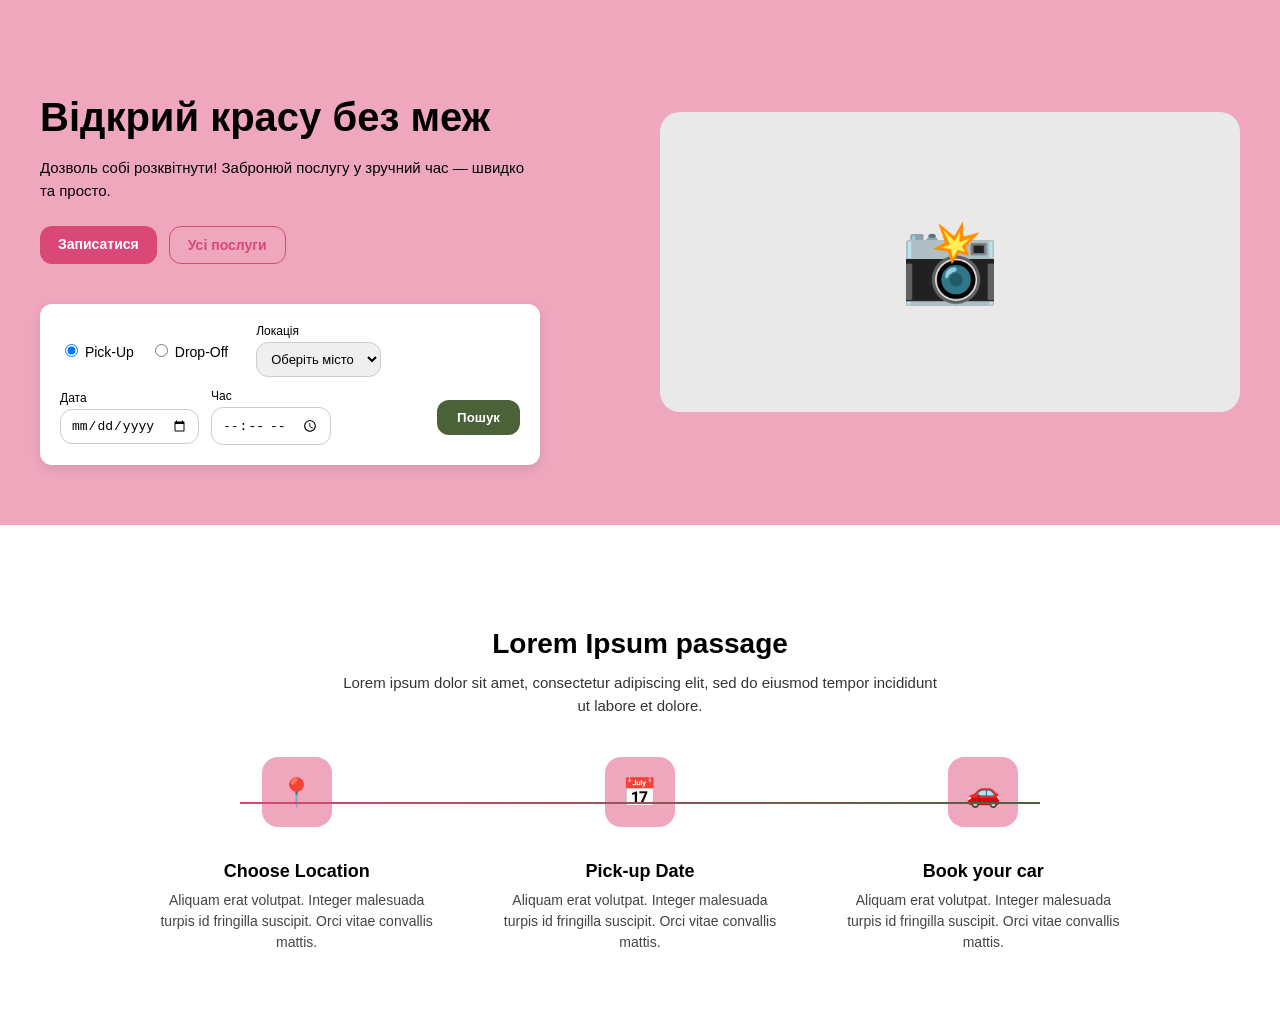
<file: 1l.html>
<!DOCTYPE html>
<html lang="uk">
<head>
  <meta charset="UTF-8" />
  <meta name="viewport" content="width=device-width, initial-scale=1.0" />
  <title>Landing Section</title>
  <style>
    :root {
      --pink: #D94877;
      --light-pink: #EFA7BE;
      --black: #000000;
      --green: #4B6137;
      --radius: 12px;
    }

    * {
      box-sizing: border-box;
    }

    body {
      margin: 0;
      font-family: -apple-system, BlinkMacSystemFont, "Segoe UI", Roboto,
        Helvetica, Arial, sans-serif;
      color: var(--black);
      background-color: #fff;
    }

    /* ---------- HERO ---------- */
    .hero {
      width: 100%;
      background-color: var(--light-pink);
      display: flex;
      align-items: center;
      justify-content: center;
      padding: 60px 20px;
    }

    .hero-container {
      max-width: 1200px;
      width: 100%;
      display: grid;
      grid-template-columns: 1fr 1fr;
      gap: 40px;
      align-items: center;
    }

    .hero-text {
      max-width: 500px;
    }

    .hero-text h1 {
      font-size: clamp(24px, 3vw + 10px, 40px);
      font-weight: 700;
      color: var(--black);
      line-height: 1.2;
      margin-bottom: 16px;
    }

    .hero-text p {
      color: var(--black);
      font-size: 15px;
      line-height: 1.5;
      margin-bottom: 24px;
    }

    .hero-buttons {
      display: flex;
      gap: 12px;
      margin-bottom: 40px;
      flex-wrap: wrap;
    }

    .btn {
      padding: 10px 18px;
      border-radius: var(--radius);
      font-weight: 600;
      font-size: 14px;
      cursor: pointer;
      text-decoration: none;
    }

    .btn-primary {
      background-color: var(--pink);
      color: #fff;
      border: none;
    }

    .btn-secondary {
      background-color: transparent;
      border: 1px solid var(--pink);
      color: var(--pink);
    }

    .search-bar {
      background-color: #fff;
      border-radius: var(--radius);
      box-shadow: 0 4px 12px rgba(0, 0, 0, 0.1);
      padding: 20px;
      display: flex;
      flex-wrap: wrap;
      gap: 12px;
      align-items: center;
    }

    .radio-group {
      display: flex;
      align-items: center;
      gap: 16px;
      font-size: 14px;
      margin-right: 16px;
      color: var(--black);
    }

    .form-group {
      display: flex;
      flex-direction: column;
      font-size: 12px;
    }

    .form-group label {
      margin-bottom: 4px;
      font-weight: 500;
    }

    .form-group select,
    .form-group input {
      border: 1px solid #ccc;
      border-radius: var(--radius);
      padding: 8px 10px;
      font-size: 13px;
      min-width: 120px;
    }

    .btn-search {
      background-color: var(--green);
      color: #fff;
      border: none;
      border-radius: var(--radius);
      padding: 10px 20px;
      font-weight: 600;
      cursor: pointer;
      margin-left: auto;
    }

    .hero-image {
      display: flex;
      align-items: center;
      justify-content: center;
      background-color: #e9e9e9;
      border-radius: 20px;
      min-height: 300px;
      position: relative;
    }

    .hero-image::before {
      content: "📸";
      font-size: 80px;
      color: #aaa;
    }

    /* ---------- STEPS SECTION ---------- */
    .steps-section {
      width: 100%;
      background-color: #fff;
      text-align: center;
      padding: 80px 20px;
    }

    .steps-section h2 {
      font-size: 28px;
      font-weight: 700;
      color: var(--black);
      margin-bottom: 12px;
    }

    .steps-section p {
      color: #333;
      font-size: 15px;
      max-width: 600px;
      margin: 0 auto 40px;
      line-height: 1.5;
    }

    .steps-grid {
      display: grid;
      grid-template-columns: repeat(auto-fit, minmax(220px, 1fr));
      gap: 30px;
      max-width: 1000px;
      margin: 0 auto;
      position: relative;
    }

    .step-item {
      display: flex;
      flex-direction: column;
      align-items: center;
      text-align: center;
    }

    .step-icon {
      width: 70px;
      height: 70px;
      border-radius: 16px;
      background-color: var(--light-pink);
      display: flex;
      align-items: center;
      justify-content: center;
      font-size: 28px;
      color: var(--pink);
      margin-bottom: 16px;
    }

    .step-item h3 {
      font-size: 18px;
      font-weight: 600;
      margin-bottom: 8px;
      color: var(--black);
    }

    .step-item p {
      font-size: 14px;
      color: #444;
      margin: 0;
      line-height: 1.5;
      max-width: 280px;
    }

    /* Лінія між іконками */
    .steps-grid::before {
      content: "";
      position: absolute;
      top: 45px;
      left: 10%;
      right: 10%;
      height: 2px;
      background: linear-gradient(to right, var(--pink), var(--green));
      z-index: 0;
    }

    @media (max-width: 768px) {
      .hero-container {
        grid-template-columns: 1fr;
        text-align: center;
      }
      .hero-buttons {
        justify-content: center;
      }
      .search-bar {
        justify-content: center;
      }
      .steps-grid::before {
        display: none;
      }
    }
  </style>
</head>
<body>
  <!-- HERO -->
  <section class="hero">
    <div class="hero-container">
      <div class="hero-text">
        <h1>Відкрий красу без меж</h1>
        <p>
          Дозволь собі розквітнути! Забронюй послугу у зручний час — швидко та просто.
        </p>
        <div class="hero-buttons">
          <a href="#" class="btn btn-primary">Записатися</a>
          <a href="#" class="btn btn-secondary">Усі послуги</a>
        </div>

        <form class="search-bar">
          <div class="radio-group">
            <label><input type="radio" name="type" checked /> Pick-Up</label>
            <label><input type="radio" name="type" /> Drop-Off</label>
          </div>

          <div class="form-group">
            <label>Локація</label>
            <select>
              <option>Оберіть місто</option>
            </select>
          </div>

          <div class="form-group">
            <label>Дата</label>
            <input type="date" />
          </div>

          <div class="form-group">
            <label>Час</label>
            <input type="time" />
          </div>

          <button class="btn-search" type="button">Пошук</button>
        </form>
      </div>

      <div class="hero-image"></div>
    </div>
  </section>

  <!-- STEPS -->
  <section class="steps-section">
    <h2>Lorem Ipsum passage</h2>
    <p>
      Lorem ipsum dolor sit amet, consectetur adipiscing elit, sed do eiusmod tempor incididunt ut labore et dolore.
    </p>

    <div class="steps-grid">
      <div class="step-item">
        <div class="step-icon">📍</div>
        <h3>Choose Location</h3>
        <p>
          Aliquam erat volutpat. Integer malesuada turpis id fringilla suscipit. Orci vitae convallis mattis.
        </p>
      </div>

      <div class="step-item">
        <div class="step-icon">📅</div>
        <h3>Pick-up Date</h3>
        <p>
          Aliquam erat volutpat. Integer malesuada turpis id fringilla suscipit. Orci vitae convallis mattis.
        </p>
      </div>

      <div class="step-item">
        <div class="step-icon">🚗</div>
        <h3>Book your car</h3>
        <p>
          Aliquam erat volutpat. Integer malesuada turpis id fringilla suscipit. Orci vitae convallis mattis.
        </p>
      </div>
    </div>
  </section>
</body>
</html>
</file>
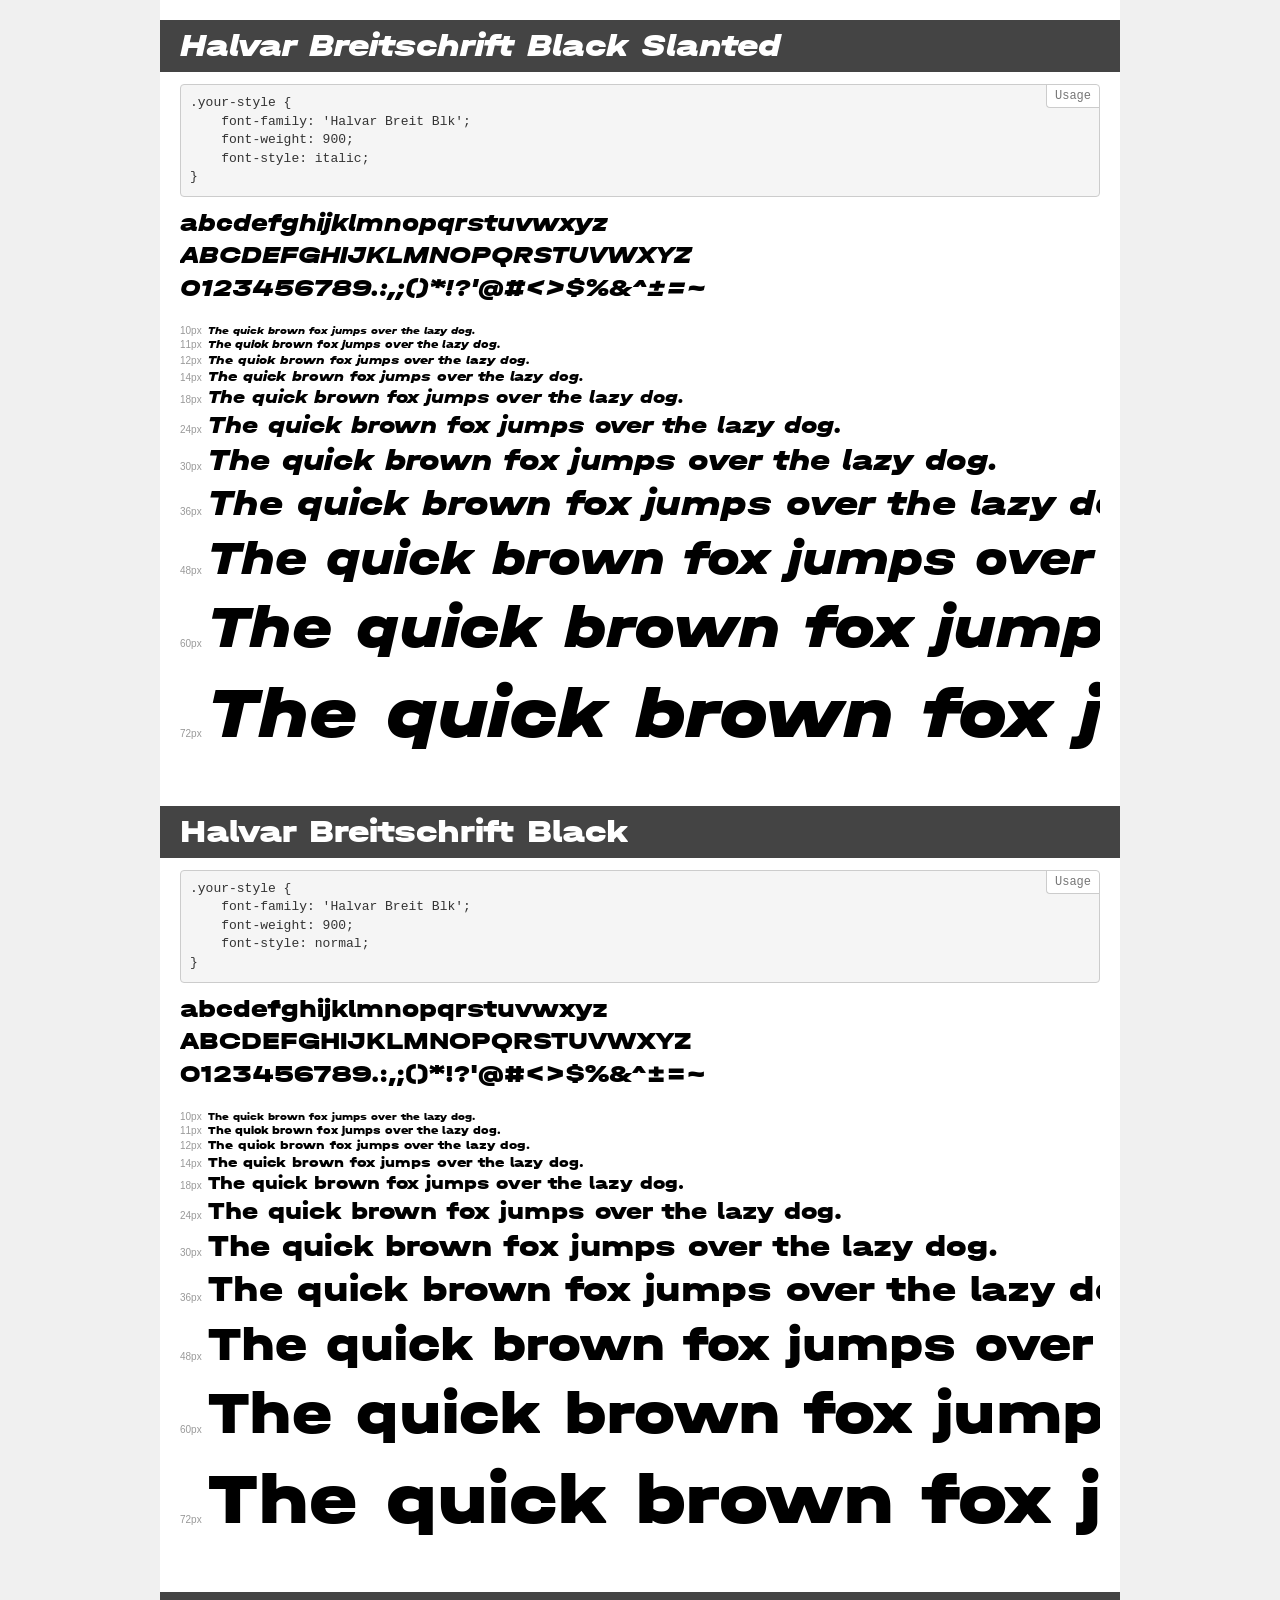
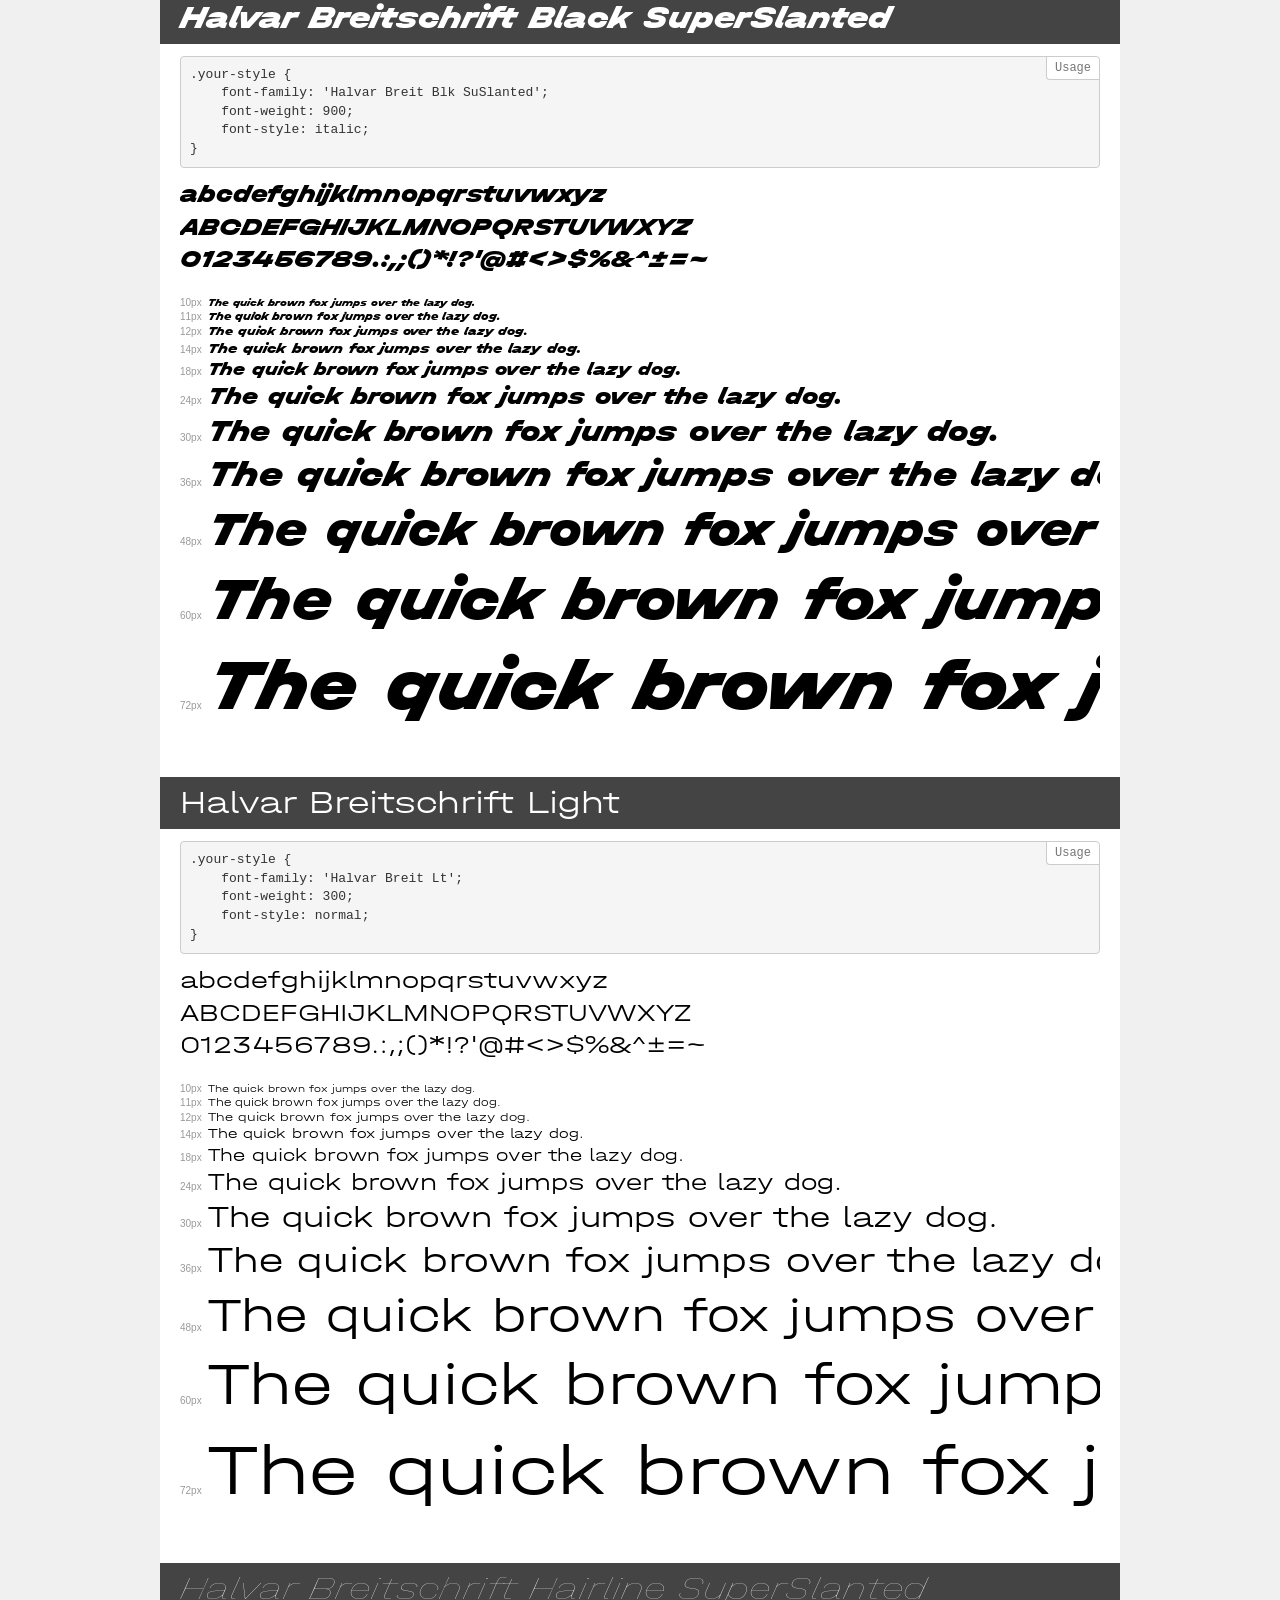
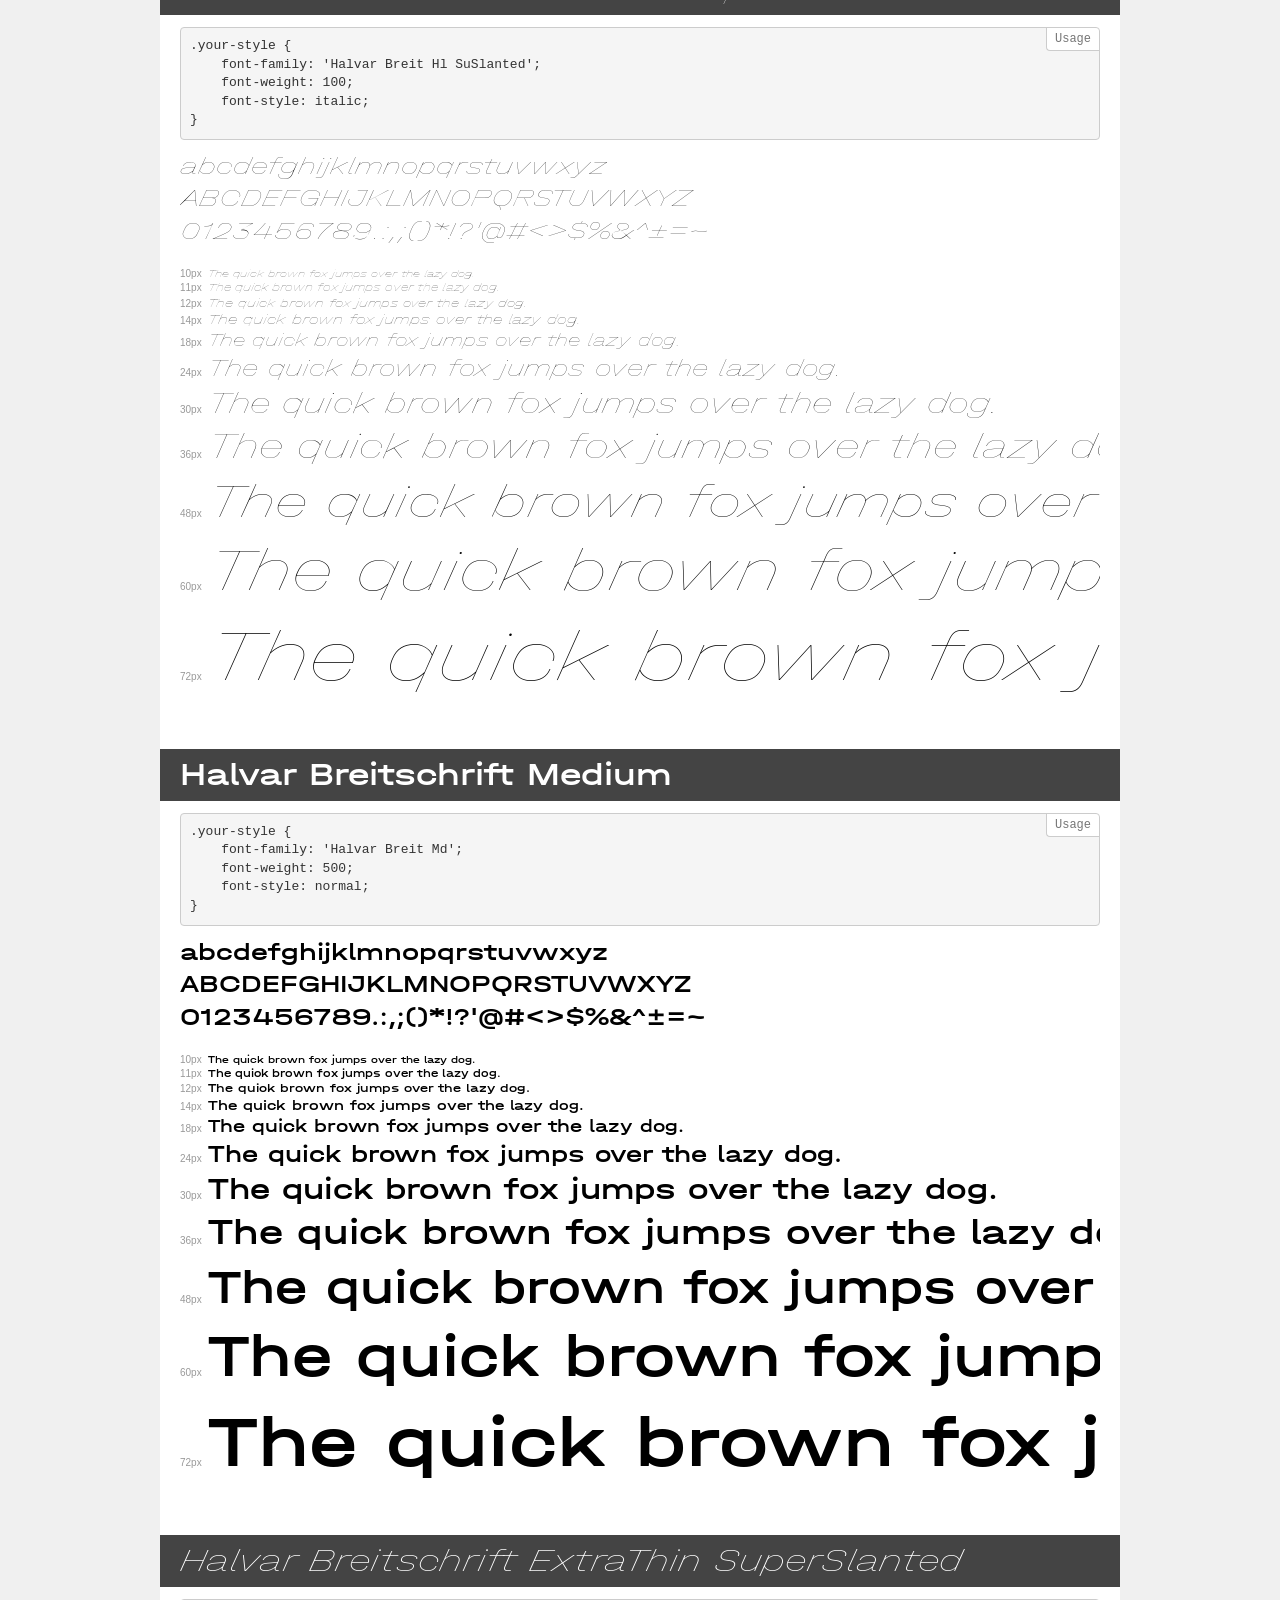
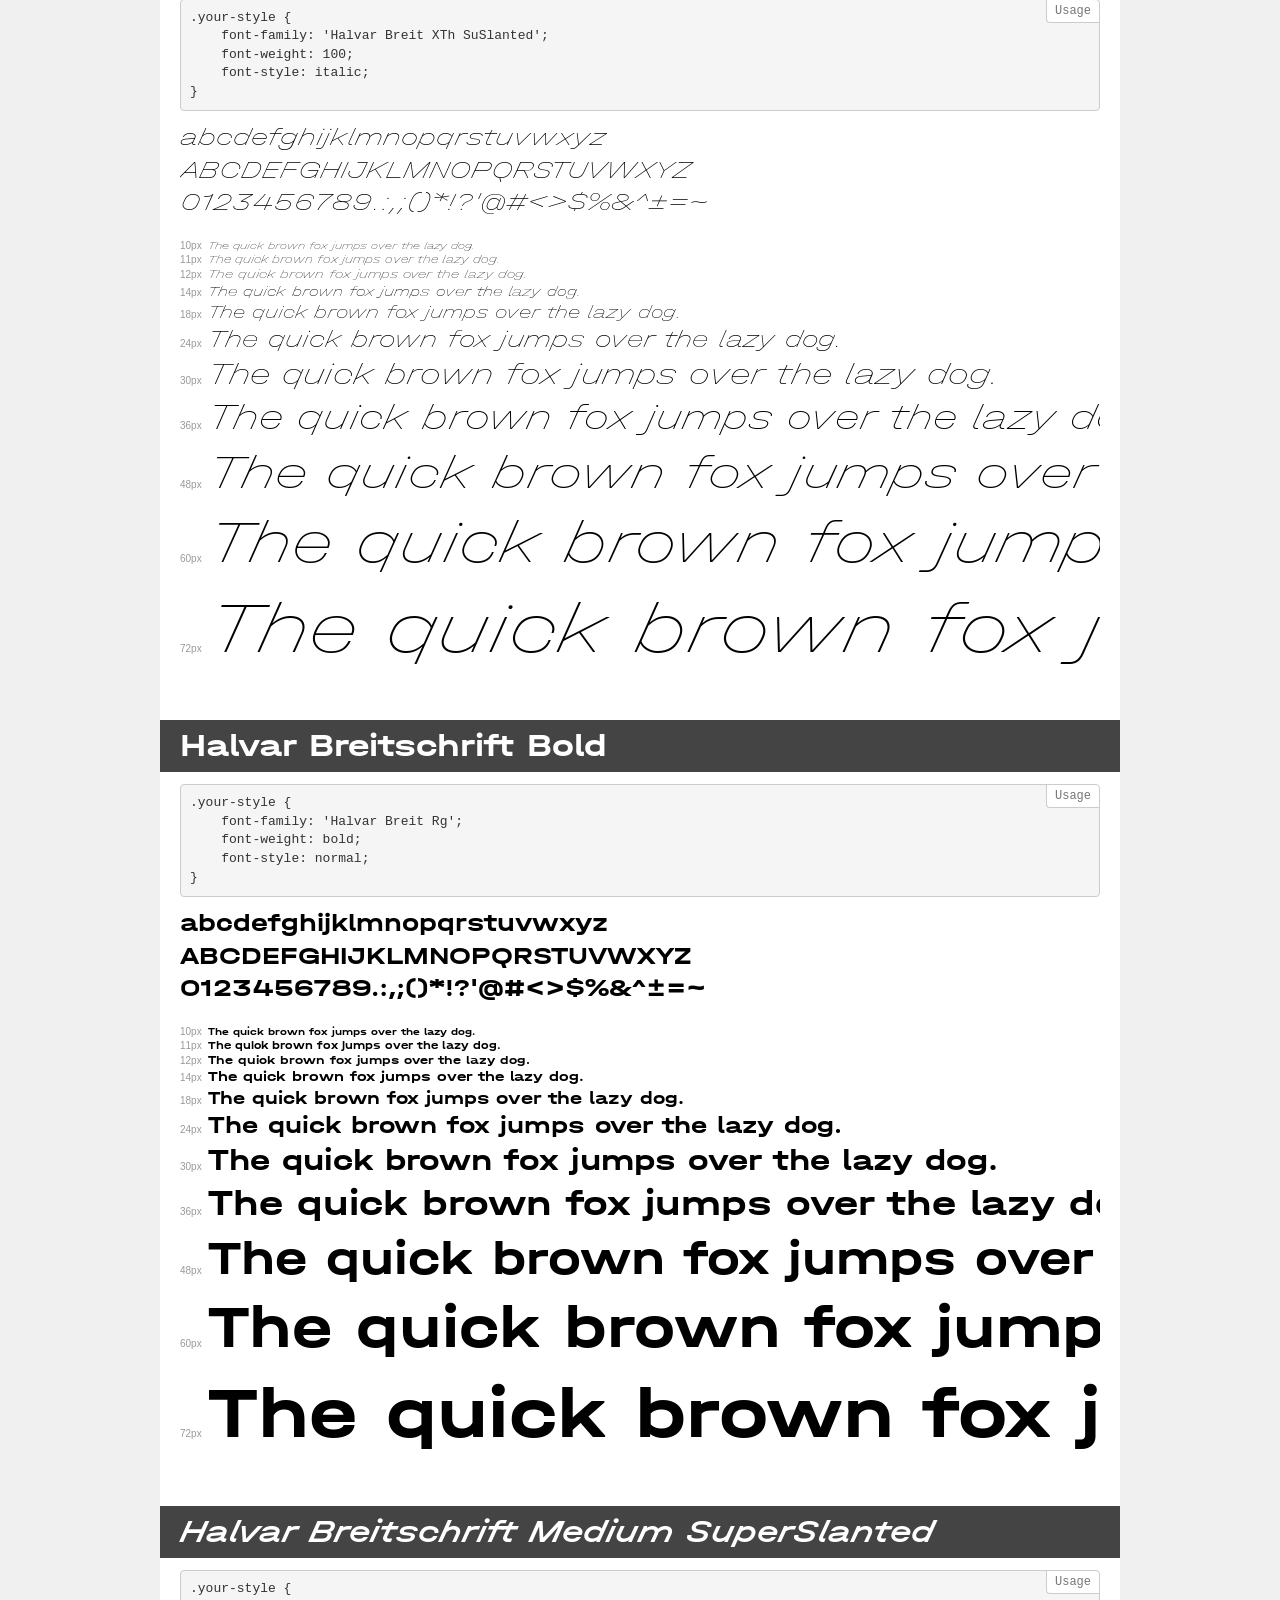
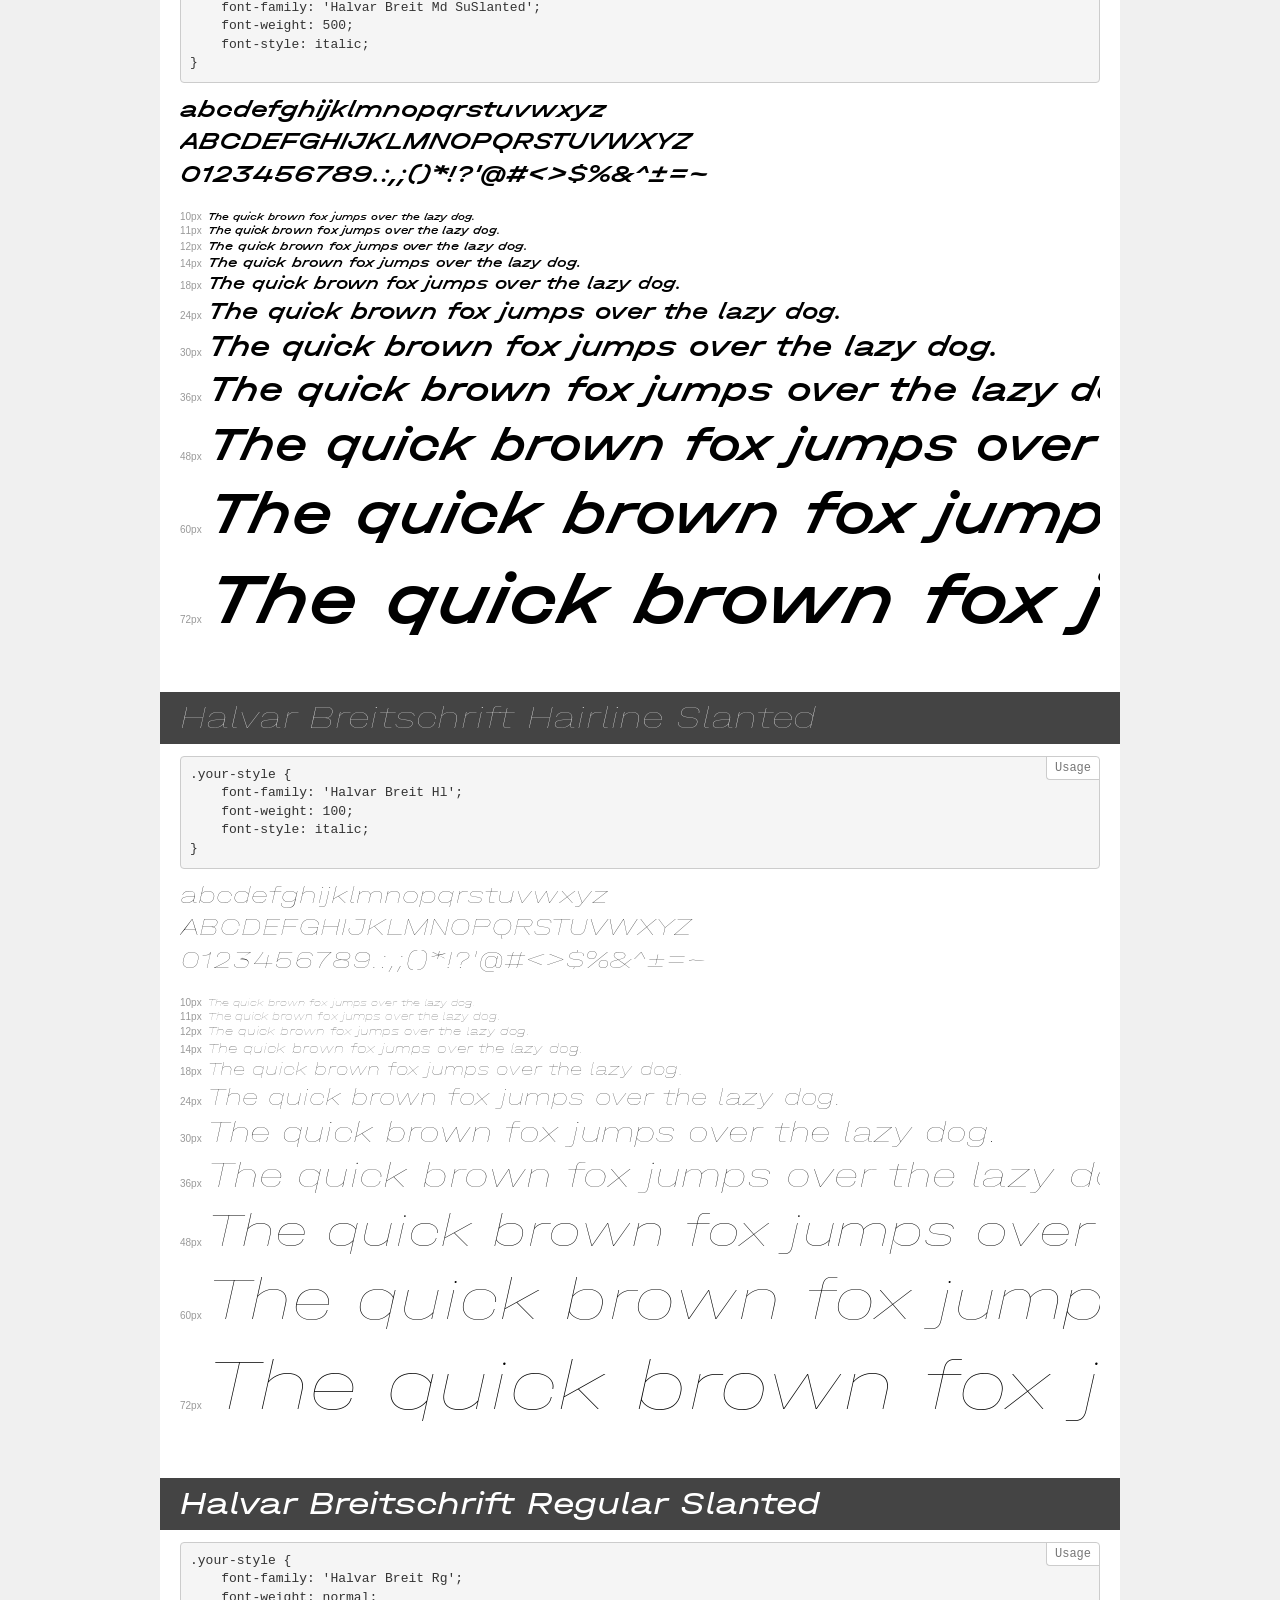
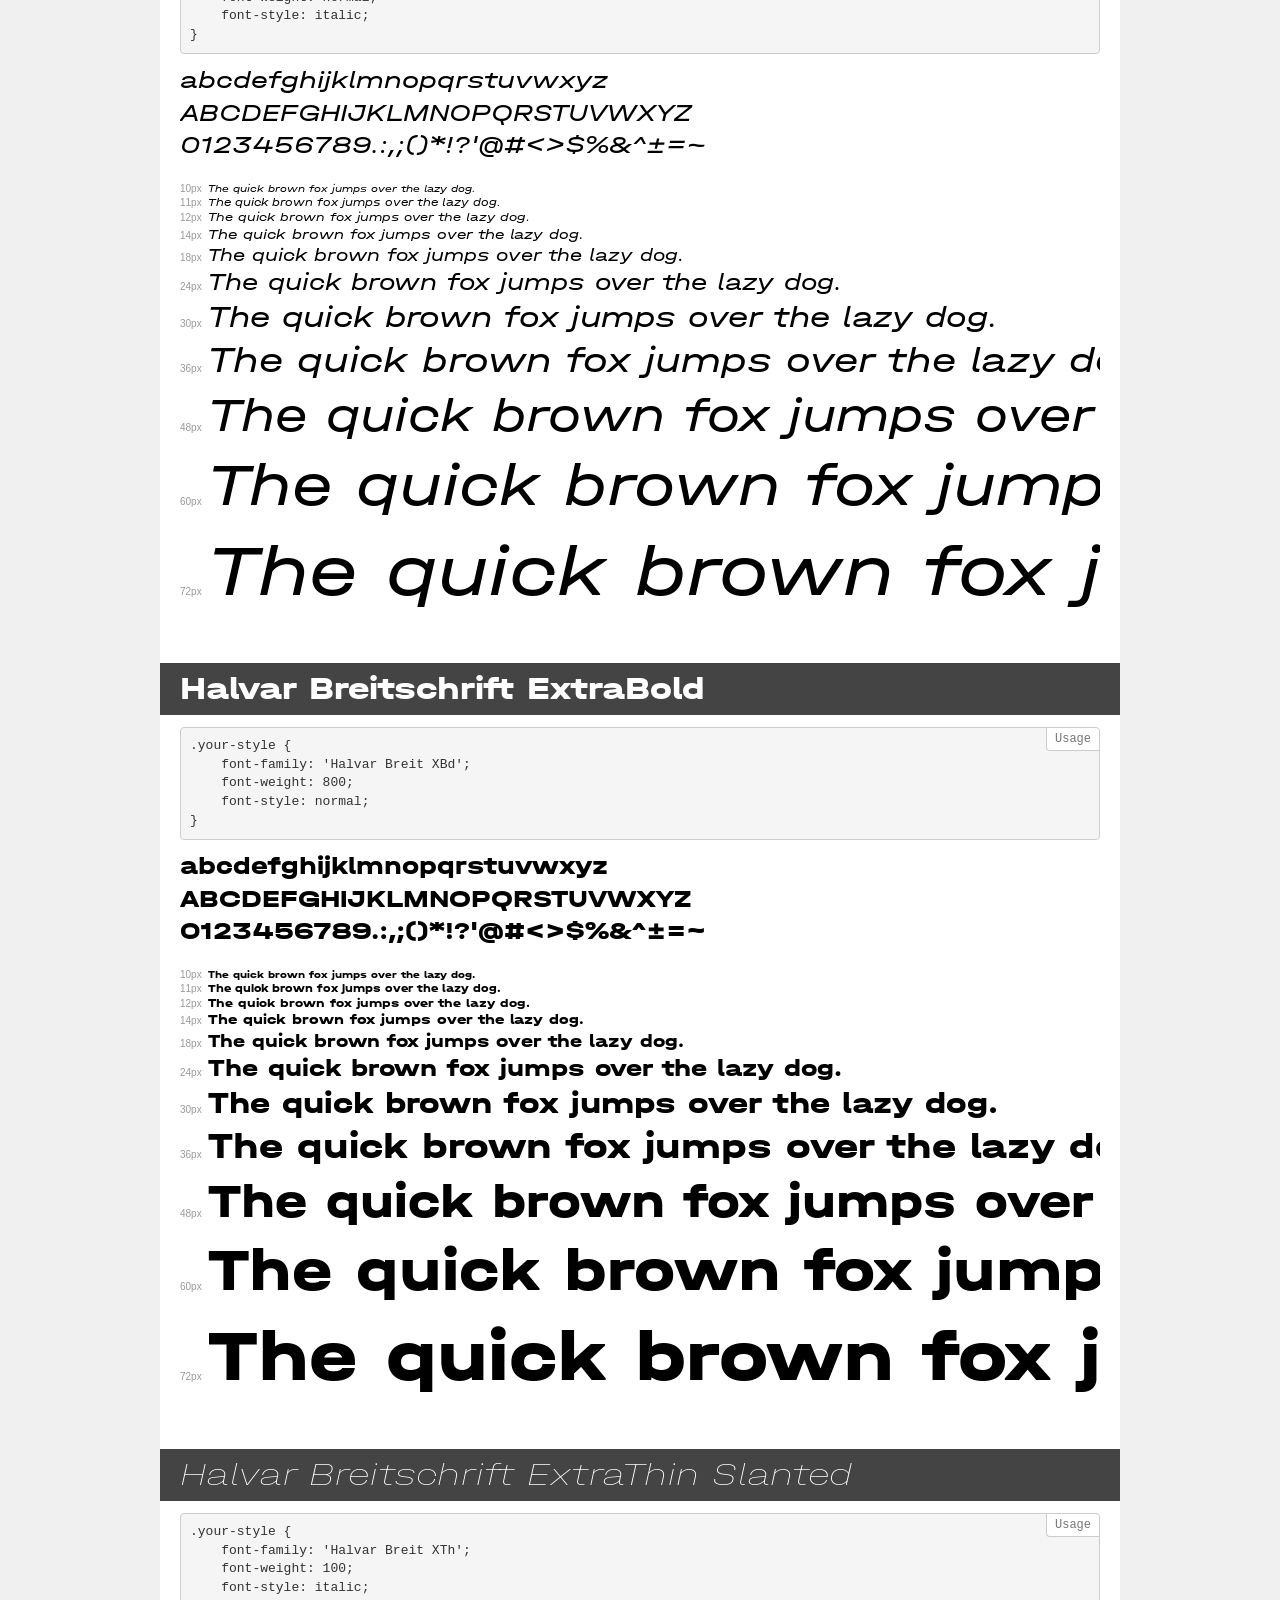
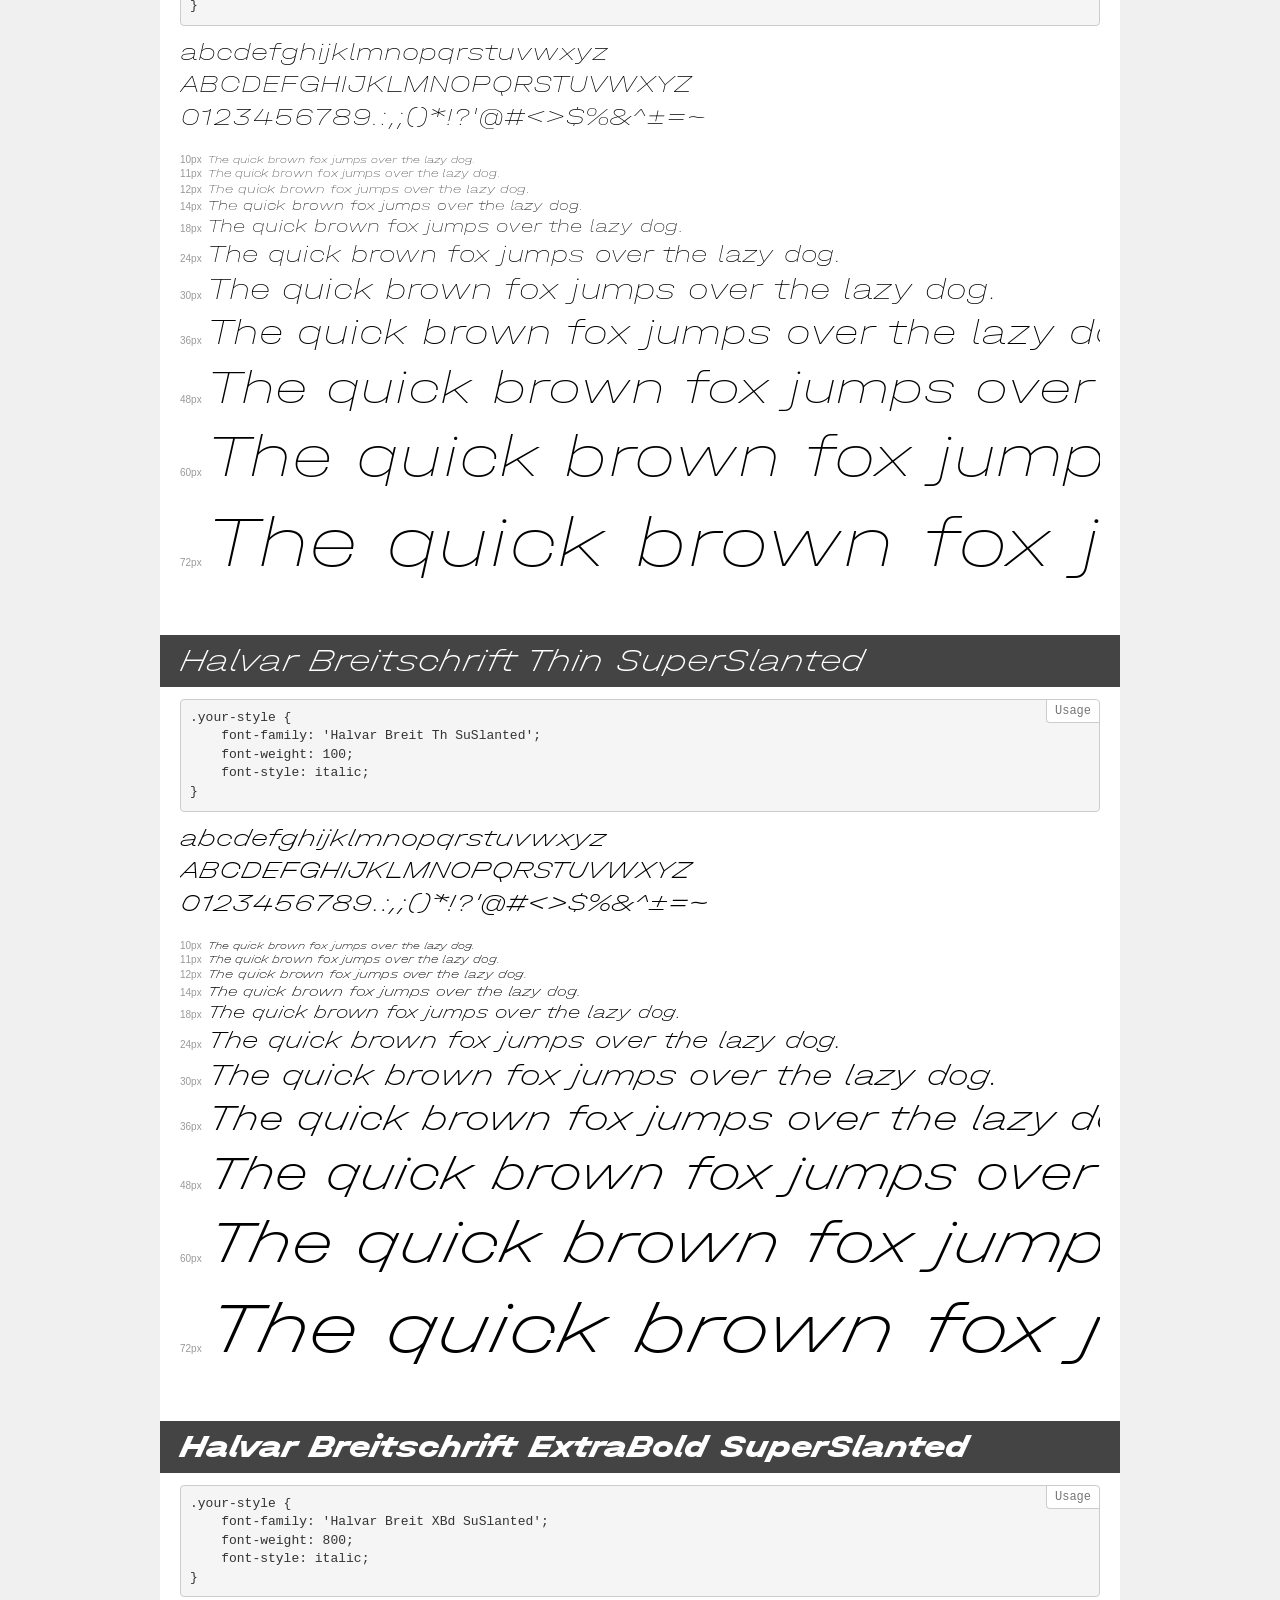
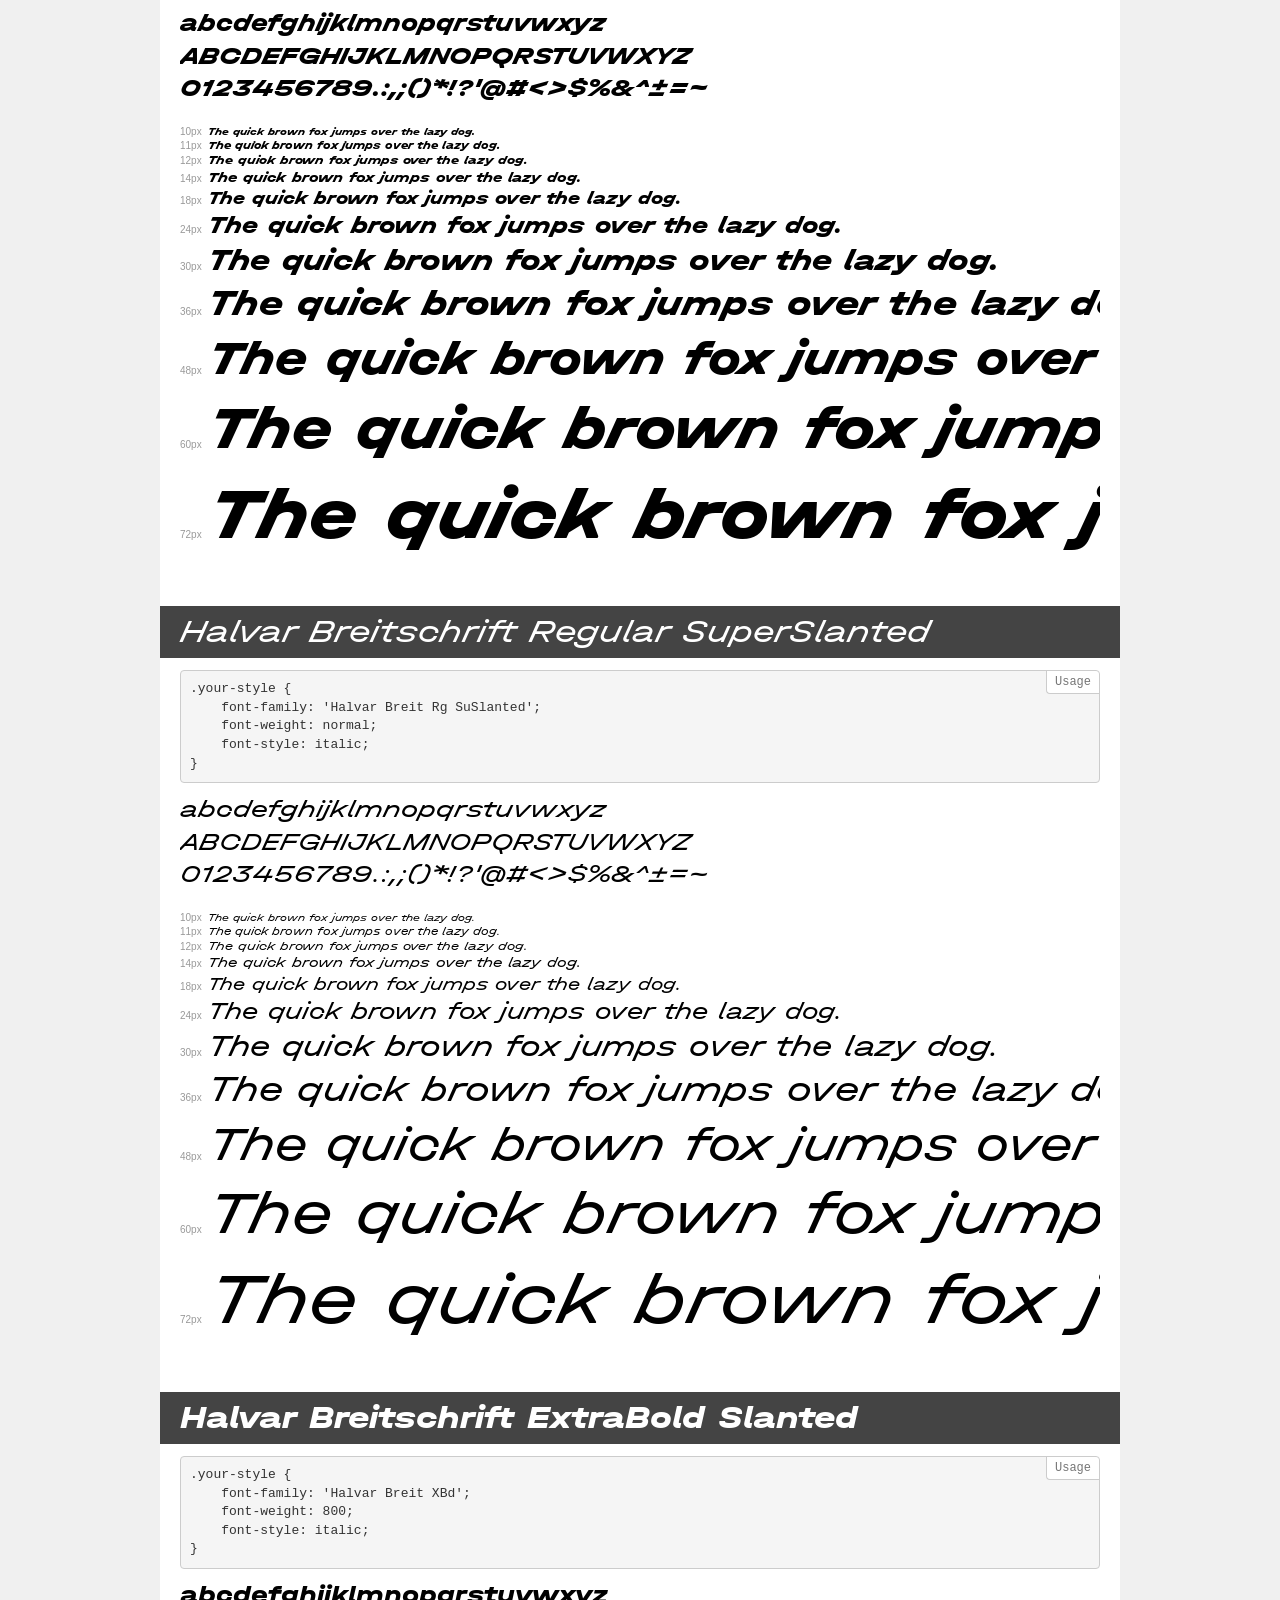
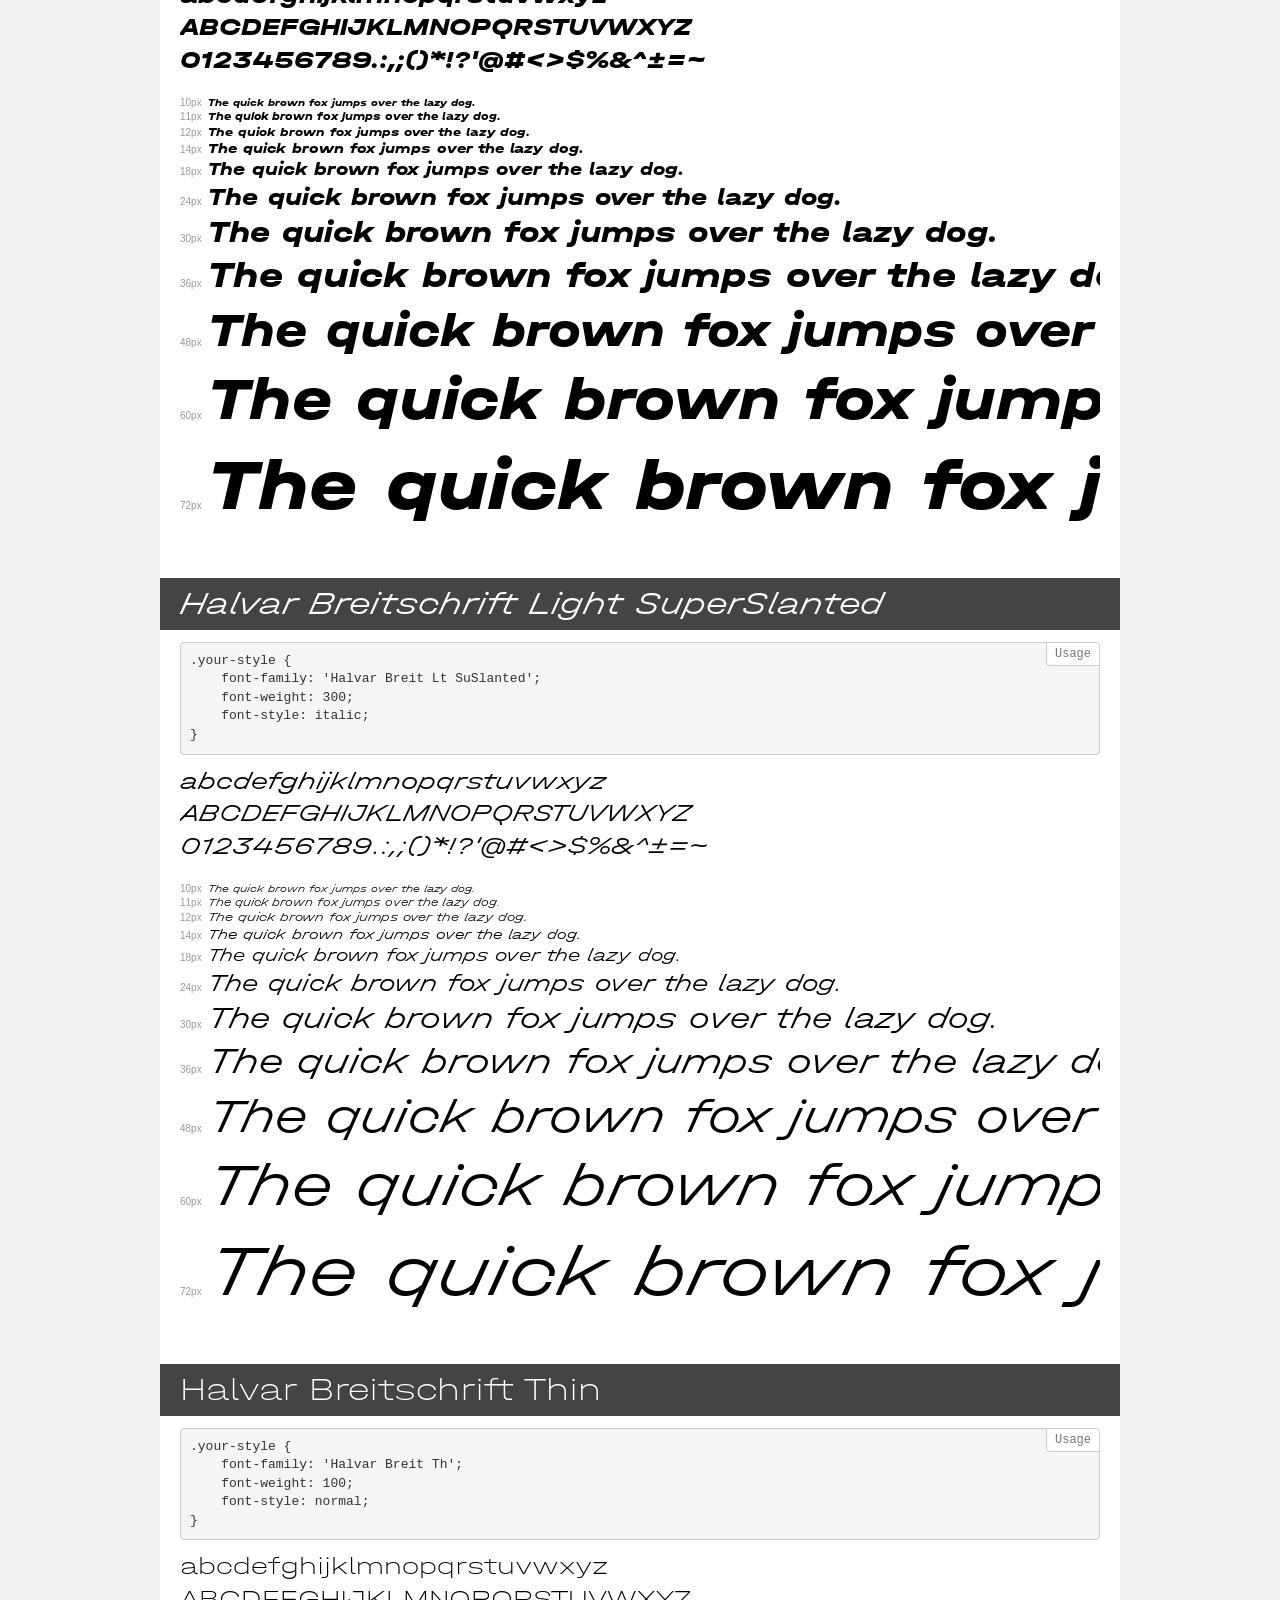
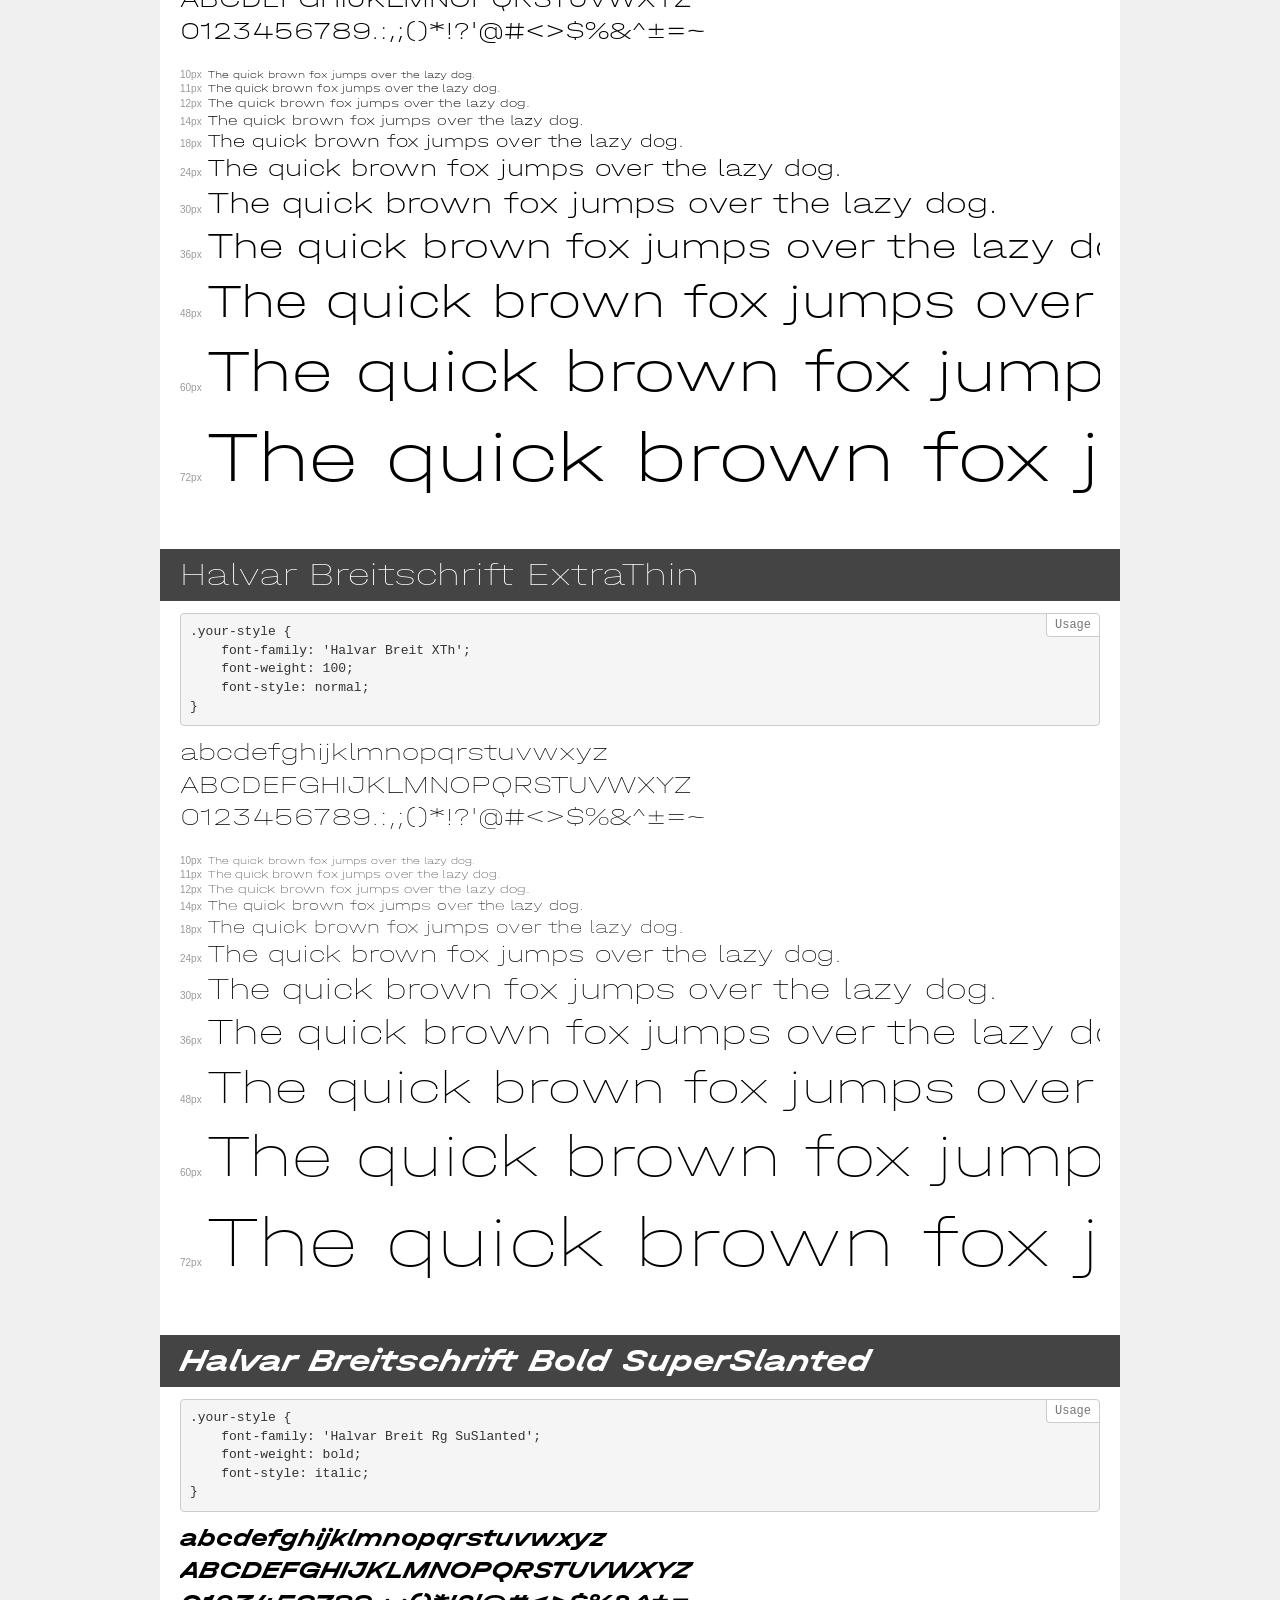
<file: font/demo.html>
<!DOCTYPE html>
<html lang="en">
<head>
    <meta charset="utf-8">
    <meta http-equiv="X-UA-Compatible" content="IE=edge">
    <meta name="viewport" content="width=device-width, initial-scale=1">
    <meta name="robots" content="noindex, noarchive">
    <meta name="format-detection" content="telephone=no">
    <title>Transfonter demo</title>
    <link href="stylesheet.css" rel="stylesheet">
    <style>
        /*
        http://meyerweb.com/eric/tools/css/reset/
        v2.0 | 20110126
        License: none (public domain)
        */
        html, body, div, span, applet, object, iframe,
        h1, h2, h3, h4, h5, h6, p, blockquote, pre,
        a, abbr, acronym, address, big, cite, code,
        del, dfn, em, img, ins, kbd, q, s, samp,
        small, strike, strong, sub, sup, tt, var,
        b, u, i, center,
        dl, dt, dd, ol, ul, li,
        fieldset, form, label, legend,
        table, caption, tbody, tfoot, thead, tr, th, td,
        article, aside, canvas, details, embed,
        figure, figcaption, footer, header, hgroup,
        menu, nav, output, ruby, section, summary,
        time, mark, audio, video {
            margin: 0;
            padding: 0;
            border: 0;
            font-size: 100%;
            font: inherit;
            vertical-align: baseline;
        }
        /* HTML5 display-role reset for older browsers */
        article, aside, details, figcaption, figure,
        footer, header, hgroup, menu, nav, section {
            display: block;
        }
        body {
            line-height: 1;
        }
        ol, ul {
            list-style: none;
        }
        blockquote, q {
            quotes: none;
        }
        blockquote:before, blockquote:after,
        q:before, q:after {
            content: '';
            content: none;
        }
        table {
            border-collapse: collapse;
            border-spacing: 0;
        }
        /* demo styles */
        body {
            background: #f0f0f0;
            color: #000;
        }
        .page {
            background: #fff;
            width: 920px;
            margin: 0 auto;
            padding: 20px 20px 0 20px;
            overflow: hidden;
        }
        .font-container {
            overflow-x: auto;
            overflow-y: hidden;
            margin-bottom: 40px;
            line-height: 1.3;
            white-space: nowrap;
            padding-bottom: 5px;
        }
        h1 {
            position: relative;
            background: #444;
            font-size: 32px;
            color: #fff;
            padding: 10px 20px;
            margin: 0 -20px 12px -20px;
        }
        .letters {
            font-size: 25px;
            margin-bottom: 20px;
        }
        .s10:before {
            content: '10px';
        }
        .s11:before {
            content: '11px';
        }
        .s12:before {
            content: '12px';
        }
        .s14:before {
            content: '14px';
        }
        .s18:before {
            content: '18px';
        }
        .s24:before {
            content: '24px';
        }
        .s30:before {
            content: '30px';
        }
        .s36:before {
            content: '36px';
        }
        .s48:before {
            content: '48px';
        }
        .s60:before {
            content: '60px';
        }
        .s72:before {
            content: '72px';
        }
        .s10:before, .s11:before, .s12:before, .s14:before,
        .s18:before, .s24:before, .s30:before, .s36:before,
        .s48:before, .s60:before, .s72:before {
            font-family: Arial, sans-serif;
            font-size: 10px;
            font-weight: normal;
            font-style: normal;
            color: #999;
            padding-right: 6px;
        }
        pre {
            display: block;
            position: relative;
            padding: 9px;
            margin: 0 0 10px;
            font-family: Monaco, Menlo, Consolas, "Courier New", monospace;
            font-size: 13px;
            line-height: 1.428571429;
            color: #333;
            font-weight: normal;
            font-style: normal;
            background-color: #f5f5f5;
            border: 1px solid #ccc;
            overflow-x: auto;
            border-radius: 4px;
        }
        pre:after {
            display: block;
            position: absolute;
            right: 0;
            top: 0;
            content: 'Usage';
            line-height: 1;
            padding: 5px 8px;
            font-size: 12px;
            color: #767676;
            background-color: #fff;
            border: 1px solid #ccc;
            border-right: none;
            border-top: none;
            border-radius: 0 4px 0 4px;
            z-index: 10;
        }
        /* responsive */
        @media (max-width: 959px) {
            .page {
                width: auto;
                margin: 0;
            }
        }
    </style>
</head>
<body>
<div class="page">
    <div class="demo">
        <h1 style="font-family: 'Halvar Breit Blk'; font-weight: 900; font-style: italic;">Halvar Breitschrift Black Slanted</h1>
        <pre>.your-style {
    font-family: 'Halvar Breit Blk';
    font-weight: 900;
    font-style: italic;
}</pre>
        <div class="font-container" style="font-family: 'Halvar Breit Blk'; font-weight: 900; font-style: italic;">
            <p class="letters">
                abcdefghijklmnopqrstuvwxyz<br>
ABCDEFGHIJKLMNOPQRSTUVWXYZ<br>
                0123456789.:,;()*!?'@#<>$%&^+-=~
            </p>
            <p class="s10" style="font-size: 10px;">The quick brown fox jumps over the lazy dog.</p>
            <p class="s11" style="font-size: 11px;">The quick brown fox jumps over the lazy dog.</p>
            <p class="s12" style="font-size: 12px;">The quick brown fox jumps over the lazy dog.</p>
            <p class="s14" style="font-size: 14px;">The quick brown fox jumps over the lazy dog.</p>
            <p class="s18" style="font-size: 18px;">The quick brown fox jumps over the lazy dog.</p>
            <p class="s24" style="font-size: 24px;">The quick brown fox jumps over the lazy dog.</p>
            <p class="s30" style="font-size: 30px;">The quick brown fox jumps over the lazy dog.</p>
            <p class="s36" style="font-size: 36px;">The quick brown fox jumps over the lazy dog.</p>
            <p class="s48" style="font-size: 48px;">The quick brown fox jumps over the lazy dog.</p>
            <p class="s60" style="font-size: 60px;">The quick brown fox jumps over the lazy dog.</p>
            <p class="s72" style="font-size: 72px;">The quick brown fox jumps over the lazy dog.</p>
        </div>
    </div>
    <div class="demo">
        <h1 style="font-family: 'Halvar Breit Blk'; font-weight: 900; font-style: normal;">Halvar Breitschrift Black</h1>
        <pre>.your-style {
    font-family: 'Halvar Breit Blk';
    font-weight: 900;
    font-style: normal;
}</pre>
        <div class="font-container" style="font-family: 'Halvar Breit Blk'; font-weight: 900; font-style: normal;">
            <p class="letters">
                abcdefghijklmnopqrstuvwxyz<br>
ABCDEFGHIJKLMNOPQRSTUVWXYZ<br>
                0123456789.:,;()*!?'@#<>$%&^+-=~
            </p>
            <p class="s10" style="font-size: 10px;">The quick brown fox jumps over the lazy dog.</p>
            <p class="s11" style="font-size: 11px;">The quick brown fox jumps over the lazy dog.</p>
            <p class="s12" style="font-size: 12px;">The quick brown fox jumps over the lazy dog.</p>
            <p class="s14" style="font-size: 14px;">The quick brown fox jumps over the lazy dog.</p>
            <p class="s18" style="font-size: 18px;">The quick brown fox jumps over the lazy dog.</p>
            <p class="s24" style="font-size: 24px;">The quick brown fox jumps over the lazy dog.</p>
            <p class="s30" style="font-size: 30px;">The quick brown fox jumps over the lazy dog.</p>
            <p class="s36" style="font-size: 36px;">The quick brown fox jumps over the lazy dog.</p>
            <p class="s48" style="font-size: 48px;">The quick brown fox jumps over the lazy dog.</p>
            <p class="s60" style="font-size: 60px;">The quick brown fox jumps over the lazy dog.</p>
            <p class="s72" style="font-size: 72px;">The quick brown fox jumps over the lazy dog.</p>
        </div>
    </div>
    <div class="demo">
        <h1 style="font-family: 'Halvar Breit Blk SuSlanted'; font-weight: 900; font-style: italic;">Halvar Breitschrift Black SuperSlanted</h1>
        <pre>.your-style {
    font-family: 'Halvar Breit Blk SuSlanted';
    font-weight: 900;
    font-style: italic;
}</pre>
        <div class="font-container" style="font-family: 'Halvar Breit Blk SuSlanted'; font-weight: 900; font-style: italic;">
            <p class="letters">
                abcdefghijklmnopqrstuvwxyz<br>
ABCDEFGHIJKLMNOPQRSTUVWXYZ<br>
                0123456789.:,;()*!?'@#<>$%&^+-=~
            </p>
            <p class="s10" style="font-size: 10px;">The quick brown fox jumps over the lazy dog.</p>
            <p class="s11" style="font-size: 11px;">The quick brown fox jumps over the lazy dog.</p>
            <p class="s12" style="font-size: 12px;">The quick brown fox jumps over the lazy dog.</p>
            <p class="s14" style="font-size: 14px;">The quick brown fox jumps over the lazy dog.</p>
            <p class="s18" style="font-size: 18px;">The quick brown fox jumps over the lazy dog.</p>
            <p class="s24" style="font-size: 24px;">The quick brown fox jumps over the lazy dog.</p>
            <p class="s30" style="font-size: 30px;">The quick brown fox jumps over the lazy dog.</p>
            <p class="s36" style="font-size: 36px;">The quick brown fox jumps over the lazy dog.</p>
            <p class="s48" style="font-size: 48px;">The quick brown fox jumps over the lazy dog.</p>
            <p class="s60" style="font-size: 60px;">The quick brown fox jumps over the lazy dog.</p>
            <p class="s72" style="font-size: 72px;">The quick brown fox jumps over the lazy dog.</p>
        </div>
    </div>
    <div class="demo">
        <h1 style="font-family: 'Halvar Breit Lt'; font-weight: 300; font-style: normal;">Halvar Breitschrift Light</h1>
        <pre>.your-style {
    font-family: 'Halvar Breit Lt';
    font-weight: 300;
    font-style: normal;
}</pre>
        <div class="font-container" style="font-family: 'Halvar Breit Lt'; font-weight: 300; font-style: normal;">
            <p class="letters">
                abcdefghijklmnopqrstuvwxyz<br>
ABCDEFGHIJKLMNOPQRSTUVWXYZ<br>
                0123456789.:,;()*!?'@#<>$%&^+-=~
            </p>
            <p class="s10" style="font-size: 10px;">The quick brown fox jumps over the lazy dog.</p>
            <p class="s11" style="font-size: 11px;">The quick brown fox jumps over the lazy dog.</p>
            <p class="s12" style="font-size: 12px;">The quick brown fox jumps over the lazy dog.</p>
            <p class="s14" style="font-size: 14px;">The quick brown fox jumps over the lazy dog.</p>
            <p class="s18" style="font-size: 18px;">The quick brown fox jumps over the lazy dog.</p>
            <p class="s24" style="font-size: 24px;">The quick brown fox jumps over the lazy dog.</p>
            <p class="s30" style="font-size: 30px;">The quick brown fox jumps over the lazy dog.</p>
            <p class="s36" style="font-size: 36px;">The quick brown fox jumps over the lazy dog.</p>
            <p class="s48" style="font-size: 48px;">The quick brown fox jumps over the lazy dog.</p>
            <p class="s60" style="font-size: 60px;">The quick brown fox jumps over the lazy dog.</p>
            <p class="s72" style="font-size: 72px;">The quick brown fox jumps over the lazy dog.</p>
        </div>
    </div>
    <div class="demo">
        <h1 style="font-family: 'Halvar Breit Hl SuSlanted'; font-weight: 100; font-style: italic;">Halvar Breitschrift Hairline SuperSlanted</h1>
        <pre>.your-style {
    font-family: 'Halvar Breit Hl SuSlanted';
    font-weight: 100;
    font-style: italic;
}</pre>
        <div class="font-container" style="font-family: 'Halvar Breit Hl SuSlanted'; font-weight: 100; font-style: italic;">
            <p class="letters">
                abcdefghijklmnopqrstuvwxyz<br>
ABCDEFGHIJKLMNOPQRSTUVWXYZ<br>
                0123456789.:,;()*!?'@#<>$%&^+-=~
            </p>
            <p class="s10" style="font-size: 10px;">The quick brown fox jumps over the lazy dog.</p>
            <p class="s11" style="font-size: 11px;">The quick brown fox jumps over the lazy dog.</p>
            <p class="s12" style="font-size: 12px;">The quick brown fox jumps over the lazy dog.</p>
            <p class="s14" style="font-size: 14px;">The quick brown fox jumps over the lazy dog.</p>
            <p class="s18" style="font-size: 18px;">The quick brown fox jumps over the lazy dog.</p>
            <p class="s24" style="font-size: 24px;">The quick brown fox jumps over the lazy dog.</p>
            <p class="s30" style="font-size: 30px;">The quick brown fox jumps over the lazy dog.</p>
            <p class="s36" style="font-size: 36px;">The quick brown fox jumps over the lazy dog.</p>
            <p class="s48" style="font-size: 48px;">The quick brown fox jumps over the lazy dog.</p>
            <p class="s60" style="font-size: 60px;">The quick brown fox jumps over the lazy dog.</p>
            <p class="s72" style="font-size: 72px;">The quick brown fox jumps over the lazy dog.</p>
        </div>
    </div>
    <div class="demo">
        <h1 style="font-family: 'Halvar Breit Md'; font-weight: 500; font-style: normal;">Halvar Breitschrift Medium</h1>
        <pre>.your-style {
    font-family: 'Halvar Breit Md';
    font-weight: 500;
    font-style: normal;
}</pre>
        <div class="font-container" style="font-family: 'Halvar Breit Md'; font-weight: 500; font-style: normal;">
            <p class="letters">
                abcdefghijklmnopqrstuvwxyz<br>
ABCDEFGHIJKLMNOPQRSTUVWXYZ<br>
                0123456789.:,;()*!?'@#<>$%&^+-=~
            </p>
            <p class="s10" style="font-size: 10px;">The quick brown fox jumps over the lazy dog.</p>
            <p class="s11" style="font-size: 11px;">The quick brown fox jumps over the lazy dog.</p>
            <p class="s12" style="font-size: 12px;">The quick brown fox jumps over the lazy dog.</p>
            <p class="s14" style="font-size: 14px;">The quick brown fox jumps over the lazy dog.</p>
            <p class="s18" style="font-size: 18px;">The quick brown fox jumps over the lazy dog.</p>
            <p class="s24" style="font-size: 24px;">The quick brown fox jumps over the lazy dog.</p>
            <p class="s30" style="font-size: 30px;">The quick brown fox jumps over the lazy dog.</p>
            <p class="s36" style="font-size: 36px;">The quick brown fox jumps over the lazy dog.</p>
            <p class="s48" style="font-size: 48px;">The quick brown fox jumps over the lazy dog.</p>
            <p class="s60" style="font-size: 60px;">The quick brown fox jumps over the lazy dog.</p>
            <p class="s72" style="font-size: 72px;">The quick brown fox jumps over the lazy dog.</p>
        </div>
    </div>
    <div class="demo">
        <h1 style="font-family: 'Halvar Breit XTh SuSlanted'; font-weight: 100; font-style: italic;">Halvar Breitschrift ExtraThin SuperSlanted</h1>
        <pre>.your-style {
    font-family: 'Halvar Breit XTh SuSlanted';
    font-weight: 100;
    font-style: italic;
}</pre>
        <div class="font-container" style="font-family: 'Halvar Breit XTh SuSlanted'; font-weight: 100; font-style: italic;">
            <p class="letters">
                abcdefghijklmnopqrstuvwxyz<br>
ABCDEFGHIJKLMNOPQRSTUVWXYZ<br>
                0123456789.:,;()*!?'@#<>$%&^+-=~
            </p>
            <p class="s10" style="font-size: 10px;">The quick brown fox jumps over the lazy dog.</p>
            <p class="s11" style="font-size: 11px;">The quick brown fox jumps over the lazy dog.</p>
            <p class="s12" style="font-size: 12px;">The quick brown fox jumps over the lazy dog.</p>
            <p class="s14" style="font-size: 14px;">The quick brown fox jumps over the lazy dog.</p>
            <p class="s18" style="font-size: 18px;">The quick brown fox jumps over the lazy dog.</p>
            <p class="s24" style="font-size: 24px;">The quick brown fox jumps over the lazy dog.</p>
            <p class="s30" style="font-size: 30px;">The quick brown fox jumps over the lazy dog.</p>
            <p class="s36" style="font-size: 36px;">The quick brown fox jumps over the lazy dog.</p>
            <p class="s48" style="font-size: 48px;">The quick brown fox jumps over the lazy dog.</p>
            <p class="s60" style="font-size: 60px;">The quick brown fox jumps over the lazy dog.</p>
            <p class="s72" style="font-size: 72px;">The quick brown fox jumps over the lazy dog.</p>
        </div>
    </div>
    <div class="demo">
        <h1 style="font-family: 'Halvar Breit Rg'; font-weight: bold; font-style: normal;">Halvar Breitschrift Bold</h1>
        <pre>.your-style {
    font-family: 'Halvar Breit Rg';
    font-weight: bold;
    font-style: normal;
}</pre>
        <div class="font-container" style="font-family: 'Halvar Breit Rg'; font-weight: bold; font-style: normal;">
            <p class="letters">
                abcdefghijklmnopqrstuvwxyz<br>
ABCDEFGHIJKLMNOPQRSTUVWXYZ<br>
                0123456789.:,;()*!?'@#<>$%&^+-=~
            </p>
            <p class="s10" style="font-size: 10px;">The quick brown fox jumps over the lazy dog.</p>
            <p class="s11" style="font-size: 11px;">The quick brown fox jumps over the lazy dog.</p>
            <p class="s12" style="font-size: 12px;">The quick brown fox jumps over the lazy dog.</p>
            <p class="s14" style="font-size: 14px;">The quick brown fox jumps over the lazy dog.</p>
            <p class="s18" style="font-size: 18px;">The quick brown fox jumps over the lazy dog.</p>
            <p class="s24" style="font-size: 24px;">The quick brown fox jumps over the lazy dog.</p>
            <p class="s30" style="font-size: 30px;">The quick brown fox jumps over the lazy dog.</p>
            <p class="s36" style="font-size: 36px;">The quick brown fox jumps over the lazy dog.</p>
            <p class="s48" style="font-size: 48px;">The quick brown fox jumps over the lazy dog.</p>
            <p class="s60" style="font-size: 60px;">The quick brown fox jumps over the lazy dog.</p>
            <p class="s72" style="font-size: 72px;">The quick brown fox jumps over the lazy dog.</p>
        </div>
    </div>
    <div class="demo">
        <h1 style="font-family: 'Halvar Breit Md SuSlanted'; font-weight: 500; font-style: italic;">Halvar Breitschrift Medium SuperSlanted</h1>
        <pre>.your-style {
    font-family: 'Halvar Breit Md SuSlanted';
    font-weight: 500;
    font-style: italic;
}</pre>
        <div class="font-container" style="font-family: 'Halvar Breit Md SuSlanted'; font-weight: 500; font-style: italic;">
            <p class="letters">
                abcdefghijklmnopqrstuvwxyz<br>
ABCDEFGHIJKLMNOPQRSTUVWXYZ<br>
                0123456789.:,;()*!?'@#<>$%&^+-=~
            </p>
            <p class="s10" style="font-size: 10px;">The quick brown fox jumps over the lazy dog.</p>
            <p class="s11" style="font-size: 11px;">The quick brown fox jumps over the lazy dog.</p>
            <p class="s12" style="font-size: 12px;">The quick brown fox jumps over the lazy dog.</p>
            <p class="s14" style="font-size: 14px;">The quick brown fox jumps over the lazy dog.</p>
            <p class="s18" style="font-size: 18px;">The quick brown fox jumps over the lazy dog.</p>
            <p class="s24" style="font-size: 24px;">The quick brown fox jumps over the lazy dog.</p>
            <p class="s30" style="font-size: 30px;">The quick brown fox jumps over the lazy dog.</p>
            <p class="s36" style="font-size: 36px;">The quick brown fox jumps over the lazy dog.</p>
            <p class="s48" style="font-size: 48px;">The quick brown fox jumps over the lazy dog.</p>
            <p class="s60" style="font-size: 60px;">The quick brown fox jumps over the lazy dog.</p>
            <p class="s72" style="font-size: 72px;">The quick brown fox jumps over the lazy dog.</p>
        </div>
    </div>
    <div class="demo">
        <h1 style="font-family: 'Halvar Breit Hl'; font-weight: 100; font-style: italic;">Halvar Breitschrift Hairline Slanted</h1>
        <pre>.your-style {
    font-family: 'Halvar Breit Hl';
    font-weight: 100;
    font-style: italic;
}</pre>
        <div class="font-container" style="font-family: 'Halvar Breit Hl'; font-weight: 100; font-style: italic;">
            <p class="letters">
                abcdefghijklmnopqrstuvwxyz<br>
ABCDEFGHIJKLMNOPQRSTUVWXYZ<br>
                0123456789.:,;()*!?'@#<>$%&^+-=~
            </p>
            <p class="s10" style="font-size: 10px;">The quick brown fox jumps over the lazy dog.</p>
            <p class="s11" style="font-size: 11px;">The quick brown fox jumps over the lazy dog.</p>
            <p class="s12" style="font-size: 12px;">The quick brown fox jumps over the lazy dog.</p>
            <p class="s14" style="font-size: 14px;">The quick brown fox jumps over the lazy dog.</p>
            <p class="s18" style="font-size: 18px;">The quick brown fox jumps over the lazy dog.</p>
            <p class="s24" style="font-size: 24px;">The quick brown fox jumps over the lazy dog.</p>
            <p class="s30" style="font-size: 30px;">The quick brown fox jumps over the lazy dog.</p>
            <p class="s36" style="font-size: 36px;">The quick brown fox jumps over the lazy dog.</p>
            <p class="s48" style="font-size: 48px;">The quick brown fox jumps over the lazy dog.</p>
            <p class="s60" style="font-size: 60px;">The quick brown fox jumps over the lazy dog.</p>
            <p class="s72" style="font-size: 72px;">The quick brown fox jumps over the lazy dog.</p>
        </div>
    </div>
    <div class="demo">
        <h1 style="font-family: 'Halvar Breit Rg'; font-weight: normal; font-style: italic;">Halvar Breitschrift Regular Slanted</h1>
        <pre>.your-style {
    font-family: 'Halvar Breit Rg';
    font-weight: normal;
    font-style: italic;
}</pre>
        <div class="font-container" style="font-family: 'Halvar Breit Rg'; font-weight: normal; font-style: italic;">
            <p class="letters">
                abcdefghijklmnopqrstuvwxyz<br>
ABCDEFGHIJKLMNOPQRSTUVWXYZ<br>
                0123456789.:,;()*!?'@#<>$%&^+-=~
            </p>
            <p class="s10" style="font-size: 10px;">The quick brown fox jumps over the lazy dog.</p>
            <p class="s11" style="font-size: 11px;">The quick brown fox jumps over the lazy dog.</p>
            <p class="s12" style="font-size: 12px;">The quick brown fox jumps over the lazy dog.</p>
            <p class="s14" style="font-size: 14px;">The quick brown fox jumps over the lazy dog.</p>
            <p class="s18" style="font-size: 18px;">The quick brown fox jumps over the lazy dog.</p>
            <p class="s24" style="font-size: 24px;">The quick brown fox jumps over the lazy dog.</p>
            <p class="s30" style="font-size: 30px;">The quick brown fox jumps over the lazy dog.</p>
            <p class="s36" style="font-size: 36px;">The quick brown fox jumps over the lazy dog.</p>
            <p class="s48" style="font-size: 48px;">The quick brown fox jumps over the lazy dog.</p>
            <p class="s60" style="font-size: 60px;">The quick brown fox jumps over the lazy dog.</p>
            <p class="s72" style="font-size: 72px;">The quick brown fox jumps over the lazy dog.</p>
        </div>
    </div>
    <div class="demo">
        <h1 style="font-family: 'Halvar Breit XBd'; font-weight: 800; font-style: normal;">Halvar Breitschrift ExtraBold</h1>
        <pre>.your-style {
    font-family: 'Halvar Breit XBd';
    font-weight: 800;
    font-style: normal;
}</pre>
        <div class="font-container" style="font-family: 'Halvar Breit XBd'; font-weight: 800; font-style: normal;">
            <p class="letters">
                abcdefghijklmnopqrstuvwxyz<br>
ABCDEFGHIJKLMNOPQRSTUVWXYZ<br>
                0123456789.:,;()*!?'@#<>$%&^+-=~
            </p>
            <p class="s10" style="font-size: 10px;">The quick brown fox jumps over the lazy dog.</p>
            <p class="s11" style="font-size: 11px;">The quick brown fox jumps over the lazy dog.</p>
            <p class="s12" style="font-size: 12px;">The quick brown fox jumps over the lazy dog.</p>
            <p class="s14" style="font-size: 14px;">The quick brown fox jumps over the lazy dog.</p>
            <p class="s18" style="font-size: 18px;">The quick brown fox jumps over the lazy dog.</p>
            <p class="s24" style="font-size: 24px;">The quick brown fox jumps over the lazy dog.</p>
            <p class="s30" style="font-size: 30px;">The quick brown fox jumps over the lazy dog.</p>
            <p class="s36" style="font-size: 36px;">The quick brown fox jumps over the lazy dog.</p>
            <p class="s48" style="font-size: 48px;">The quick brown fox jumps over the lazy dog.</p>
            <p class="s60" style="font-size: 60px;">The quick brown fox jumps over the lazy dog.</p>
            <p class="s72" style="font-size: 72px;">The quick brown fox jumps over the lazy dog.</p>
        </div>
    </div>
    <div class="demo">
        <h1 style="font-family: 'Halvar Breit XTh'; font-weight: 100; font-style: italic;">Halvar Breitschrift ExtraThin Slanted</h1>
        <pre>.your-style {
    font-family: 'Halvar Breit XTh';
    font-weight: 100;
    font-style: italic;
}</pre>
        <div class="font-container" style="font-family: 'Halvar Breit XTh'; font-weight: 100; font-style: italic;">
            <p class="letters">
                abcdefghijklmnopqrstuvwxyz<br>
ABCDEFGHIJKLMNOPQRSTUVWXYZ<br>
                0123456789.:,;()*!?'@#<>$%&^+-=~
            </p>
            <p class="s10" style="font-size: 10px;">The quick brown fox jumps over the lazy dog.</p>
            <p class="s11" style="font-size: 11px;">The quick brown fox jumps over the lazy dog.</p>
            <p class="s12" style="font-size: 12px;">The quick brown fox jumps over the lazy dog.</p>
            <p class="s14" style="font-size: 14px;">The quick brown fox jumps over the lazy dog.</p>
            <p class="s18" style="font-size: 18px;">The quick brown fox jumps over the lazy dog.</p>
            <p class="s24" style="font-size: 24px;">The quick brown fox jumps over the lazy dog.</p>
            <p class="s30" style="font-size: 30px;">The quick brown fox jumps over the lazy dog.</p>
            <p class="s36" style="font-size: 36px;">The quick brown fox jumps over the lazy dog.</p>
            <p class="s48" style="font-size: 48px;">The quick brown fox jumps over the lazy dog.</p>
            <p class="s60" style="font-size: 60px;">The quick brown fox jumps over the lazy dog.</p>
            <p class="s72" style="font-size: 72px;">The quick brown fox jumps over the lazy dog.</p>
        </div>
    </div>
    <div class="demo">
        <h1 style="font-family: 'Halvar Breit Th SuSlanted'; font-weight: 100; font-style: italic;">Halvar Breitschrift Thin SuperSlanted</h1>
        <pre>.your-style {
    font-family: 'Halvar Breit Th SuSlanted';
    font-weight: 100;
    font-style: italic;
}</pre>
        <div class="font-container" style="font-family: 'Halvar Breit Th SuSlanted'; font-weight: 100; font-style: italic;">
            <p class="letters">
                abcdefghijklmnopqrstuvwxyz<br>
ABCDEFGHIJKLMNOPQRSTUVWXYZ<br>
                0123456789.:,;()*!?'@#<>$%&^+-=~
            </p>
            <p class="s10" style="font-size: 10px;">The quick brown fox jumps over the lazy dog.</p>
            <p class="s11" style="font-size: 11px;">The quick brown fox jumps over the lazy dog.</p>
            <p class="s12" style="font-size: 12px;">The quick brown fox jumps over the lazy dog.</p>
            <p class="s14" style="font-size: 14px;">The quick brown fox jumps over the lazy dog.</p>
            <p class="s18" style="font-size: 18px;">The quick brown fox jumps over the lazy dog.</p>
            <p class="s24" style="font-size: 24px;">The quick brown fox jumps over the lazy dog.</p>
            <p class="s30" style="font-size: 30px;">The quick brown fox jumps over the lazy dog.</p>
            <p class="s36" style="font-size: 36px;">The quick brown fox jumps over the lazy dog.</p>
            <p class="s48" style="font-size: 48px;">The quick brown fox jumps over the lazy dog.</p>
            <p class="s60" style="font-size: 60px;">The quick brown fox jumps over the lazy dog.</p>
            <p class="s72" style="font-size: 72px;">The quick brown fox jumps over the lazy dog.</p>
        </div>
    </div>
    <div class="demo">
        <h1 style="font-family: 'Halvar Breit XBd SuSlanted'; font-weight: 800; font-style: italic;">Halvar Breitschrift ExtraBold SuperSlanted</h1>
        <pre>.your-style {
    font-family: 'Halvar Breit XBd SuSlanted';
    font-weight: 800;
    font-style: italic;
}</pre>
        <div class="font-container" style="font-family: 'Halvar Breit XBd SuSlanted'; font-weight: 800; font-style: italic;">
            <p class="letters">
                abcdefghijklmnopqrstuvwxyz<br>
ABCDEFGHIJKLMNOPQRSTUVWXYZ<br>
                0123456789.:,;()*!?'@#<>$%&^+-=~
            </p>
            <p class="s10" style="font-size: 10px;">The quick brown fox jumps over the lazy dog.</p>
            <p class="s11" style="font-size: 11px;">The quick brown fox jumps over the lazy dog.</p>
            <p class="s12" style="font-size: 12px;">The quick brown fox jumps over the lazy dog.</p>
            <p class="s14" style="font-size: 14px;">The quick brown fox jumps over the lazy dog.</p>
            <p class="s18" style="font-size: 18px;">The quick brown fox jumps over the lazy dog.</p>
            <p class="s24" style="font-size: 24px;">The quick brown fox jumps over the lazy dog.</p>
            <p class="s30" style="font-size: 30px;">The quick brown fox jumps over the lazy dog.</p>
            <p class="s36" style="font-size: 36px;">The quick brown fox jumps over the lazy dog.</p>
            <p class="s48" style="font-size: 48px;">The quick brown fox jumps over the lazy dog.</p>
            <p class="s60" style="font-size: 60px;">The quick brown fox jumps over the lazy dog.</p>
            <p class="s72" style="font-size: 72px;">The quick brown fox jumps over the lazy dog.</p>
        </div>
    </div>
    <div class="demo">
        <h1 style="font-family: 'Halvar Breit Rg SuSlanted'; font-weight: normal; font-style: italic;">Halvar Breitschrift Regular SuperSlanted</h1>
        <pre>.your-style {
    font-family: 'Halvar Breit Rg SuSlanted';
    font-weight: normal;
    font-style: italic;
}</pre>
        <div class="font-container" style="font-family: 'Halvar Breit Rg SuSlanted'; font-weight: normal; font-style: italic;">
            <p class="letters">
                abcdefghijklmnopqrstuvwxyz<br>
ABCDEFGHIJKLMNOPQRSTUVWXYZ<br>
                0123456789.:,;()*!?'@#<>$%&^+-=~
            </p>
            <p class="s10" style="font-size: 10px;">The quick brown fox jumps over the lazy dog.</p>
            <p class="s11" style="font-size: 11px;">The quick brown fox jumps over the lazy dog.</p>
            <p class="s12" style="font-size: 12px;">The quick brown fox jumps over the lazy dog.</p>
            <p class="s14" style="font-size: 14px;">The quick brown fox jumps over the lazy dog.</p>
            <p class="s18" style="font-size: 18px;">The quick brown fox jumps over the lazy dog.</p>
            <p class="s24" style="font-size: 24px;">The quick brown fox jumps over the lazy dog.</p>
            <p class="s30" style="font-size: 30px;">The quick brown fox jumps over the lazy dog.</p>
            <p class="s36" style="font-size: 36px;">The quick brown fox jumps over the lazy dog.</p>
            <p class="s48" style="font-size: 48px;">The quick brown fox jumps over the lazy dog.</p>
            <p class="s60" style="font-size: 60px;">The quick brown fox jumps over the lazy dog.</p>
            <p class="s72" style="font-size: 72px;">The quick brown fox jumps over the lazy dog.</p>
        </div>
    </div>
    <div class="demo">
        <h1 style="font-family: 'Halvar Breit XBd'; font-weight: 800; font-style: italic;">Halvar Breitschrift ExtraBold Slanted</h1>
        <pre>.your-style {
    font-family: 'Halvar Breit XBd';
    font-weight: 800;
    font-style: italic;
}</pre>
        <div class="font-container" style="font-family: 'Halvar Breit XBd'; font-weight: 800; font-style: italic;">
            <p class="letters">
                abcdefghijklmnopqrstuvwxyz<br>
ABCDEFGHIJKLMNOPQRSTUVWXYZ<br>
                0123456789.:,;()*!?'@#<>$%&^+-=~
            </p>
            <p class="s10" style="font-size: 10px;">The quick brown fox jumps over the lazy dog.</p>
            <p class="s11" style="font-size: 11px;">The quick brown fox jumps over the lazy dog.</p>
            <p class="s12" style="font-size: 12px;">The quick brown fox jumps over the lazy dog.</p>
            <p class="s14" style="font-size: 14px;">The quick brown fox jumps over the lazy dog.</p>
            <p class="s18" style="font-size: 18px;">The quick brown fox jumps over the lazy dog.</p>
            <p class="s24" style="font-size: 24px;">The quick brown fox jumps over the lazy dog.</p>
            <p class="s30" style="font-size: 30px;">The quick brown fox jumps over the lazy dog.</p>
            <p class="s36" style="font-size: 36px;">The quick brown fox jumps over the lazy dog.</p>
            <p class="s48" style="font-size: 48px;">The quick brown fox jumps over the lazy dog.</p>
            <p class="s60" style="font-size: 60px;">The quick brown fox jumps over the lazy dog.</p>
            <p class="s72" style="font-size: 72px;">The quick brown fox jumps over the lazy dog.</p>
        </div>
    </div>
    <div class="demo">
        <h1 style="font-family: 'Halvar Breit Lt SuSlanted'; font-weight: 300; font-style: italic;">Halvar Breitschrift Light SuperSlanted</h1>
        <pre>.your-style {
    font-family: 'Halvar Breit Lt SuSlanted';
    font-weight: 300;
    font-style: italic;
}</pre>
        <div class="font-container" style="font-family: 'Halvar Breit Lt SuSlanted'; font-weight: 300; font-style: italic;">
            <p class="letters">
                abcdefghijklmnopqrstuvwxyz<br>
ABCDEFGHIJKLMNOPQRSTUVWXYZ<br>
                0123456789.:,;()*!?'@#<>$%&^+-=~
            </p>
            <p class="s10" style="font-size: 10px;">The quick brown fox jumps over the lazy dog.</p>
            <p class="s11" style="font-size: 11px;">The quick brown fox jumps over the lazy dog.</p>
            <p class="s12" style="font-size: 12px;">The quick brown fox jumps over the lazy dog.</p>
            <p class="s14" style="font-size: 14px;">The quick brown fox jumps over the lazy dog.</p>
            <p class="s18" style="font-size: 18px;">The quick brown fox jumps over the lazy dog.</p>
            <p class="s24" style="font-size: 24px;">The quick brown fox jumps over the lazy dog.</p>
            <p class="s30" style="font-size: 30px;">The quick brown fox jumps over the lazy dog.</p>
            <p class="s36" style="font-size: 36px;">The quick brown fox jumps over the lazy dog.</p>
            <p class="s48" style="font-size: 48px;">The quick brown fox jumps over the lazy dog.</p>
            <p class="s60" style="font-size: 60px;">The quick brown fox jumps over the lazy dog.</p>
            <p class="s72" style="font-size: 72px;">The quick brown fox jumps over the lazy dog.</p>
        </div>
    </div>
    <div class="demo">
        <h1 style="font-family: 'Halvar Breit Th'; font-weight: 100; font-style: normal;">Halvar Breitschrift Thin</h1>
        <pre>.your-style {
    font-family: 'Halvar Breit Th';
    font-weight: 100;
    font-style: normal;
}</pre>
        <div class="font-container" style="font-family: 'Halvar Breit Th'; font-weight: 100; font-style: normal;">
            <p class="letters">
                abcdefghijklmnopqrstuvwxyz<br>
ABCDEFGHIJKLMNOPQRSTUVWXYZ<br>
                0123456789.:,;()*!?'@#<>$%&^+-=~
            </p>
            <p class="s10" style="font-size: 10px;">The quick brown fox jumps over the lazy dog.</p>
            <p class="s11" style="font-size: 11px;">The quick brown fox jumps over the lazy dog.</p>
            <p class="s12" style="font-size: 12px;">The quick brown fox jumps over the lazy dog.</p>
            <p class="s14" style="font-size: 14px;">The quick brown fox jumps over the lazy dog.</p>
            <p class="s18" style="font-size: 18px;">The quick brown fox jumps over the lazy dog.</p>
            <p class="s24" style="font-size: 24px;">The quick brown fox jumps over the lazy dog.</p>
            <p class="s30" style="font-size: 30px;">The quick brown fox jumps over the lazy dog.</p>
            <p class="s36" style="font-size: 36px;">The quick brown fox jumps over the lazy dog.</p>
            <p class="s48" style="font-size: 48px;">The quick brown fox jumps over the lazy dog.</p>
            <p class="s60" style="font-size: 60px;">The quick brown fox jumps over the lazy dog.</p>
            <p class="s72" style="font-size: 72px;">The quick brown fox jumps over the lazy dog.</p>
        </div>
    </div>
    <div class="demo">
        <h1 style="font-family: 'Halvar Breit XTh'; font-weight: 100; font-style: normal;">Halvar Breitschrift ExtraThin</h1>
        <pre>.your-style {
    font-family: 'Halvar Breit XTh';
    font-weight: 100;
    font-style: normal;
}</pre>
        <div class="font-container" style="font-family: 'Halvar Breit XTh'; font-weight: 100; font-style: normal;">
            <p class="letters">
                abcdefghijklmnopqrstuvwxyz<br>
ABCDEFGHIJKLMNOPQRSTUVWXYZ<br>
                0123456789.:,;()*!?'@#<>$%&^+-=~
            </p>
            <p class="s10" style="font-size: 10px;">The quick brown fox jumps over the lazy dog.</p>
            <p class="s11" style="font-size: 11px;">The quick brown fox jumps over the lazy dog.</p>
            <p class="s12" style="font-size: 12px;">The quick brown fox jumps over the lazy dog.</p>
            <p class="s14" style="font-size: 14px;">The quick brown fox jumps over the lazy dog.</p>
            <p class="s18" style="font-size: 18px;">The quick brown fox jumps over the lazy dog.</p>
            <p class="s24" style="font-size: 24px;">The quick brown fox jumps over the lazy dog.</p>
            <p class="s30" style="font-size: 30px;">The quick brown fox jumps over the lazy dog.</p>
            <p class="s36" style="font-size: 36px;">The quick brown fox jumps over the lazy dog.</p>
            <p class="s48" style="font-size: 48px;">The quick brown fox jumps over the lazy dog.</p>
            <p class="s60" style="font-size: 60px;">The quick brown fox jumps over the lazy dog.</p>
            <p class="s72" style="font-size: 72px;">The quick brown fox jumps over the lazy dog.</p>
        </div>
    </div>
    <div class="demo">
        <h1 style="font-family: 'Halvar Breit Rg SuSlanted'; font-weight: bold; font-style: italic;">Halvar Breitschrift Bold SuperSlanted</h1>
        <pre>.your-style {
    font-family: 'Halvar Breit Rg SuSlanted';
    font-weight: bold;
    font-style: italic;
}</pre>
        <div class="font-container" style="font-family: 'Halvar Breit Rg SuSlanted'; font-weight: bold; font-style: italic;">
            <p class="letters">
                abcdefghijklmnopqrstuvwxyz<br>
ABCDEFGHIJKLMNOPQRSTUVWXYZ<br>
                0123456789.:,;()*!?'@#<>$%&^+-=~
            </p>
            <p class="s10" style="font-size: 10px;">The quick brown fox jumps over the lazy dog.</p>
            <p class="s11" style="font-size: 11px;">The quick brown fox jumps over the lazy dog.</p>
            <p class="s12" style="font-size: 12px;">The quick brown fox jumps over the lazy dog.</p>
            <p class="s14" style="font-size: 14px;">The quick brown fox jumps over the lazy dog.</p>
            <p class="s18" style="font-size: 18px;">The quick brown fox jumps over the lazy dog.</p>
            <p class="s24" style="font-size: 24px;">The quick brown fox jumps over the lazy dog.</p>
            <p class="s30" style="font-size: 30px;">The quick brown fox jumps over the lazy dog.</p>
            <p class="s36" style="font-size: 36px;">The quick brown fox jumps over the lazy dog.</p>
            <p class="s48" style="font-size: 48px;">The quick brown fox jumps over the lazy dog.</p>
            <p class="s60" style="font-size: 60px;">The quick brown fox jumps over the lazy dog.</p>
            <p class="s72" style="font-size: 72px;">The quick brown fox jumps over the lazy dog.</p>
        </div>
    </div>
    <div class="demo">
        <h1 style="font-family: 'Halvar Breit Th'; font-weight: 100; font-style: italic;">Halvar Breitschrift Thin Slanted</h1>
        <pre>.your-style {
    font-family: 'Halvar Breit Th';
    font-weight: 100;
    font-style: italic;
}</pre>
        <div class="font-container" style="font-family: 'Halvar Breit Th'; font-weight: 100; font-style: italic;">
            <p class="letters">
                abcdefghijklmnopqrstuvwxyz<br>
ABCDEFGHIJKLMNOPQRSTUVWXYZ<br>
                0123456789.:,;()*!?'@#<>$%&^+-=~
            </p>
            <p class="s10" style="font-size: 10px;">The quick brown fox jumps over the lazy dog.</p>
            <p class="s11" style="font-size: 11px;">The quick brown fox jumps over the lazy dog.</p>
            <p class="s12" style="font-size: 12px;">The quick brown fox jumps over the lazy dog.</p>
            <p class="s14" style="font-size: 14px;">The quick brown fox jumps over the lazy dog.</p>
            <p class="s18" style="font-size: 18px;">The quick brown fox jumps over the lazy dog.</p>
            <p class="s24" style="font-size: 24px;">The quick brown fox jumps over the lazy dog.</p>
            <p class="s30" style="font-size: 30px;">The quick brown fox jumps over the lazy dog.</p>
            <p class="s36" style="font-size: 36px;">The quick brown fox jumps over the lazy dog.</p>
            <p class="s48" style="font-size: 48px;">The quick brown fox jumps over the lazy dog.</p>
            <p class="s60" style="font-size: 60px;">The quick brown fox jumps over the lazy dog.</p>
            <p class="s72" style="font-size: 72px;">The quick brown fox jumps over the lazy dog.</p>
        </div>
    </div>
    <div class="demo">
        <h1 style="font-family: 'Halvar Breit Lt'; font-weight: 300; font-style: italic;">Halvar Breitschrift Light Slanted</h1>
        <pre>.your-style {
    font-family: 'Halvar Breit Lt';
    font-weight: 300;
    font-style: italic;
}</pre>
        <div class="font-container" style="font-family: 'Halvar Breit Lt'; font-weight: 300; font-style: italic;">
            <p class="letters">
                abcdefghijklmnopqrstuvwxyz<br>
ABCDEFGHIJKLMNOPQRSTUVWXYZ<br>
                0123456789.:,;()*!?'@#<>$%&^+-=~
            </p>
            <p class="s10" style="font-size: 10px;">The quick brown fox jumps over the lazy dog.</p>
            <p class="s11" style="font-size: 11px;">The quick brown fox jumps over the lazy dog.</p>
            <p class="s12" style="font-size: 12px;">The quick brown fox jumps over the lazy dog.</p>
            <p class="s14" style="font-size: 14px;">The quick brown fox jumps over the lazy dog.</p>
            <p class="s18" style="font-size: 18px;">The quick brown fox jumps over the lazy dog.</p>
            <p class="s24" style="font-size: 24px;">The quick brown fox jumps over the lazy dog.</p>
            <p class="s30" style="font-size: 30px;">The quick brown fox jumps over the lazy dog.</p>
            <p class="s36" style="font-size: 36px;">The quick brown fox jumps over the lazy dog.</p>
            <p class="s48" style="font-size: 48px;">The quick brown fox jumps over the lazy dog.</p>
            <p class="s60" style="font-size: 60px;">The quick brown fox jumps over the lazy dog.</p>
            <p class="s72" style="font-size: 72px;">The quick brown fox jumps over the lazy dog.</p>
        </div>
    </div>
    <div class="demo">
        <h1 style="font-family: 'Halvar Breit Hl'; font-weight: 100; font-style: normal;">Halvar Breitschrift Hairline</h1>
        <pre>.your-style {
    font-family: 'Halvar Breit Hl';
    font-weight: 100;
    font-style: normal;
}</pre>
        <div class="font-container" style="font-family: 'Halvar Breit Hl'; font-weight: 100; font-style: normal;">
            <p class="letters">
                abcdefghijklmnopqrstuvwxyz<br>
ABCDEFGHIJKLMNOPQRSTUVWXYZ<br>
                0123456789.:,;()*!?'@#<>$%&^+-=~
            </p>
            <p class="s10" style="font-size: 10px;">The quick brown fox jumps over the lazy dog.</p>
            <p class="s11" style="font-size: 11px;">The quick brown fox jumps over the lazy dog.</p>
            <p class="s12" style="font-size: 12px;">The quick brown fox jumps over the lazy dog.</p>
            <p class="s14" style="font-size: 14px;">The quick brown fox jumps over the lazy dog.</p>
            <p class="s18" style="font-size: 18px;">The quick brown fox jumps over the lazy dog.</p>
            <p class="s24" style="font-size: 24px;">The quick brown fox jumps over the lazy dog.</p>
            <p class="s30" style="font-size: 30px;">The quick brown fox jumps over the lazy dog.</p>
            <p class="s36" style="font-size: 36px;">The quick brown fox jumps over the lazy dog.</p>
            <p class="s48" style="font-size: 48px;">The quick brown fox jumps over the lazy dog.</p>
            <p class="s60" style="font-size: 60px;">The quick brown fox jumps over the lazy dog.</p>
            <p class="s72" style="font-size: 72px;">The quick brown fox jumps over the lazy dog.</p>
        </div>
    </div>
    <div class="demo">
        <h1 style="font-family: 'Halvar Breit Md'; font-weight: 500; font-style: italic;">Halvar Breitschrift Medium Slanted</h1>
        <pre>.your-style {
    font-family: 'Halvar Breit Md';
    font-weight: 500;
    font-style: italic;
}</pre>
        <div class="font-container" style="font-family: 'Halvar Breit Md'; font-weight: 500; font-style: italic;">
            <p class="letters">
                abcdefghijklmnopqrstuvwxyz<br>
ABCDEFGHIJKLMNOPQRSTUVWXYZ<br>
                0123456789.:,;()*!?'@#<>$%&^+-=~
            </p>
            <p class="s10" style="font-size: 10px;">The quick brown fox jumps over the lazy dog.</p>
            <p class="s11" style="font-size: 11px;">The quick brown fox jumps over the lazy dog.</p>
            <p class="s12" style="font-size: 12px;">The quick brown fox jumps over the lazy dog.</p>
            <p class="s14" style="font-size: 14px;">The quick brown fox jumps over the lazy dog.</p>
            <p class="s18" style="font-size: 18px;">The quick brown fox jumps over the lazy dog.</p>
            <p class="s24" style="font-size: 24px;">The quick brown fox jumps over the lazy dog.</p>
            <p class="s30" style="font-size: 30px;">The quick brown fox jumps over the lazy dog.</p>
            <p class="s36" style="font-size: 36px;">The quick brown fox jumps over the lazy dog.</p>
            <p class="s48" style="font-size: 48px;">The quick brown fox jumps over the lazy dog.</p>
            <p class="s60" style="font-size: 60px;">The quick brown fox jumps over the lazy dog.</p>
            <p class="s72" style="font-size: 72px;">The quick brown fox jumps over the lazy dog.</p>
        </div>
    </div>
    <div class="demo">
        <h1 style="font-family: 'Halvar Breit Rg'; font-weight: bold; font-style: italic;">Halvar Breitschrift Bold Slanted</h1>
        <pre>.your-style {
    font-family: 'Halvar Breit Rg';
    font-weight: bold;
    font-style: italic;
}</pre>
        <div class="font-container" style="font-family: 'Halvar Breit Rg'; font-weight: bold; font-style: italic;">
            <p class="letters">
                abcdefghijklmnopqrstuvwxyz<br>
ABCDEFGHIJKLMNOPQRSTUVWXYZ<br>
                0123456789.:,;()*!?'@#<>$%&^+-=~
            </p>
            <p class="s10" style="font-size: 10px;">The quick brown fox jumps over the lazy dog.</p>
            <p class="s11" style="font-size: 11px;">The quick brown fox jumps over the lazy dog.</p>
            <p class="s12" style="font-size: 12px;">The quick brown fox jumps over the lazy dog.</p>
            <p class="s14" style="font-size: 14px;">The quick brown fox jumps over the lazy dog.</p>
            <p class="s18" style="font-size: 18px;">The quick brown fox jumps over the lazy dog.</p>
            <p class="s24" style="font-size: 24px;">The quick brown fox jumps over the lazy dog.</p>
            <p class="s30" style="font-size: 30px;">The quick brown fox jumps over the lazy dog.</p>
            <p class="s36" style="font-size: 36px;">The quick brown fox jumps over the lazy dog.</p>
            <p class="s48" style="font-size: 48px;">The quick brown fox jumps over the lazy dog.</p>
            <p class="s60" style="font-size: 60px;">The quick brown fox jumps over the lazy dog.</p>
            <p class="s72" style="font-size: 72px;">The quick brown fox jumps over the lazy dog.</p>
        </div>
    </div>
    <div class="demo">
        <h1 style="font-family: 'Halvar Breit Hl'; font-weight: 100; font-style: normal;">Halvar Breitschrift Hairline</h1>
        <pre>.your-style {
    font-family: 'Halvar Breit Hl';
    font-weight: 100;
    font-style: normal;
}</pre>
        <div class="font-container" style="font-family: 'Halvar Breit Hl'; font-weight: 100; font-style: normal;">
            <p class="letters">
                abcdefghijklmnopqrstuvwxyz<br>
ABCDEFGHIJKLMNOPQRSTUVWXYZ<br>
                0123456789.:,;()*!?'@#<>$%&^+-=~
            </p>
            <p class="s10" style="font-size: 10px;">The quick brown fox jumps over the lazy dog.</p>
            <p class="s11" style="font-size: 11px;">The quick brown fox jumps over the lazy dog.</p>
            <p class="s12" style="font-size: 12px;">The quick brown fox jumps over the lazy dog.</p>
            <p class="s14" style="font-size: 14px;">The quick brown fox jumps over the lazy dog.</p>
            <p class="s18" style="font-size: 18px;">The quick brown fox jumps over the lazy dog.</p>
            <p class="s24" style="font-size: 24px;">The quick brown fox jumps over the lazy dog.</p>
            <p class="s30" style="font-size: 30px;">The quick brown fox jumps over the lazy dog.</p>
            <p class="s36" style="font-size: 36px;">The quick brown fox jumps over the lazy dog.</p>
            <p class="s48" style="font-size: 48px;">The quick brown fox jumps over the lazy dog.</p>
            <p class="s60" style="font-size: 60px;">The quick brown fox jumps over the lazy dog.</p>
            <p class="s72" style="font-size: 72px;">The quick brown fox jumps over the lazy dog.</p>
        </div>
    </div>
    <div class="demo">
        <h1 style="font-family: 'Halvar Breit Rg'; font-weight: normal; font-style: normal;">Halvar Breitschrift Regular</h1>
        <pre>.your-style {
    font-family: 'Halvar Breit Rg';
    font-weight: normal;
    font-style: normal;
}</pre>
        <div class="font-container" style="font-family: 'Halvar Breit Rg'; font-weight: normal; font-style: normal;">
            <p class="letters">
                abcdefghijklmnopqrstuvwxyz<br>
ABCDEFGHIJKLMNOPQRSTUVWXYZ<br>
                0123456789.:,;()*!?'@#<>$%&^+-=~
            </p>
            <p class="s10" style="font-size: 10px;">The quick brown fox jumps over the lazy dog.</p>
            <p class="s11" style="font-size: 11px;">The quick brown fox jumps over the lazy dog.</p>
            <p class="s12" style="font-size: 12px;">The quick brown fox jumps over the lazy dog.</p>
            <p class="s14" style="font-size: 14px;">The quick brown fox jumps over the lazy dog.</p>
            <p class="s18" style="font-size: 18px;">The quick brown fox jumps over the lazy dog.</p>
            <p class="s24" style="font-size: 24px;">The quick brown fox jumps over the lazy dog.</p>
            <p class="s30" style="font-size: 30px;">The quick brown fox jumps over the lazy dog.</p>
            <p class="s36" style="font-size: 36px;">The quick brown fox jumps over the lazy dog.</p>
            <p class="s48" style="font-size: 48px;">The quick brown fox jumps over the lazy dog.</p>
            <p class="s60" style="font-size: 60px;">The quick brown fox jumps over the lazy dog.</p>
            <p class="s72" style="font-size: 72px;">The quick brown fox jumps over the lazy dog.</p>
        </div>
    </div>
</div>
</body>
</html>
</file>
<file: font/stylesheet.css>
@font-face {
    font-family: 'Halvar Breit Blk';
    src: url('HalvarBreit-BlkSlanted.eot');
    src: local('Halvar Breitschrift Black Slanted'), local('HalvarBreit-BlkSlanted'),
        url('HalvarBreit-BlkSlanted.eot?#iefix') format('embedded-opentype'),
        url('HalvarBreit-BlkSlanted.woff2') format('woff2'),
        url('HalvarBreit-BlkSlanted.woff') format('woff'),
        url('HalvarBreit-BlkSlanted.ttf') format('truetype');
    font-weight: 900;
    font-style: italic;
    font-display: swap;
}

@font-face {
    font-family: 'Halvar Breit Blk';
    src: url('HalvarBreit-Blk.eot');
    src: local('Halvar Breitschrift Black'), local('HalvarBreit-Blk'),
        url('HalvarBreit-Blk.eot?#iefix') format('embedded-opentype'),
        url('HalvarBreit-Blk.woff2') format('woff2'),
        url('HalvarBreit-Blk.woff') format('woff'),
        url('HalvarBreit-Blk.ttf') format('truetype');
    font-weight: 900;
    font-style: normal;
    font-display: swap;
}

@font-face {
    font-family: 'Halvar Breit Blk SuSlanted';
    src: url('HalvarBreit-BlkSuSlanted.eot');
    src: local('Halvar Breitschrift Black SuperSlanted'), local('HalvarBreit-BlkSuSlanted'),
        url('HalvarBreit-BlkSuSlanted.eot?#iefix') format('embedded-opentype'),
        url('HalvarBreit-BlkSuSlanted.woff2') format('woff2'),
        url('HalvarBreit-BlkSuSlanted.woff') format('woff'),
        url('HalvarBreit-BlkSuSlanted.ttf') format('truetype');
    font-weight: 900;
    font-style: italic;
    font-display: swap;
}

@font-face {
    font-family: 'Halvar Breit Lt';
    src: url('HalvarBreit-Lt.eot');
    src: local('Halvar Breitschrift Light'), local('HalvarBreit-Lt'),
        url('HalvarBreit-Lt.eot?#iefix') format('embedded-opentype'),
        url('HalvarBreit-Lt.woff2') format('woff2'),
        url('HalvarBreit-Lt.woff') format('woff'),
        url('HalvarBreit-Lt.ttf') format('truetype');
    font-weight: 300;
    font-style: normal;
    font-display: swap;
}

@font-face {
    font-family: 'Halvar Breit Hl SuSlanted';
    src: url('HalvarBreit-HlSuSlanted.eot');
    src: local('Halvar Breitschrift Hairline SuperSlanted'), local('HalvarBreit-HlSuSlanted'),
        url('HalvarBreit-HlSuSlanted.eot?#iefix') format('embedded-opentype'),
        url('HalvarBreit-HlSuSlanted.woff2') format('woff2'),
        url('HalvarBreit-HlSuSlanted.woff') format('woff'),
        url('HalvarBreit-HlSuSlanted.ttf') format('truetype');
    font-weight: 100;
    font-style: italic;
    font-display: swap;
}

@font-face {
    font-family: 'Halvar Breit Md';
    src: url('HalvarBreit-Md.eot');
    src: local('Halvar Breitschrift Medium'), local('HalvarBreit-Md'),
        url('HalvarBreit-Md.eot?#iefix') format('embedded-opentype'),
        url('HalvarBreit-Md.woff2') format('woff2'),
        url('HalvarBreit-Md.woff') format('woff'),
        url('HalvarBreit-Md.ttf') format('truetype');
    font-weight: 500;
    font-style: normal;
    font-display: swap;
}

@font-face {
    font-family: 'Halvar Breit XTh SuSlanted';
    src: url('HalvarBreit-XThSuSlanted.eot');
    src: local('Halvar Breitschrift ExtraThin SuperSlanted'), local('HalvarBreit-XThSuSlanted'),
        url('HalvarBreit-XThSuSlanted.eot?#iefix') format('embedded-opentype'),
        url('HalvarBreit-XThSuSlanted.woff2') format('woff2'),
        url('HalvarBreit-XThSuSlanted.woff') format('woff'),
        url('HalvarBreit-XThSuSlanted.ttf') format('truetype');
    font-weight: 100;
    font-style: italic;
    font-display: swap;
}

@font-face {
    font-family: 'Halvar Breit Rg';
    src: url('HalvarBreit-Bd.eot');
    src: local('Halvar Breitschrift Bold'), local('HalvarBreit-Bd'),
        url('HalvarBreit-Bd.eot?#iefix') format('embedded-opentype'),
        url('HalvarBreit-Bd.woff2') format('woff2'),
        url('HalvarBreit-Bd.woff') format('woff'),
        url('HalvarBreit-Bd.ttf') format('truetype');
    font-weight: bold;
    font-style: normal;
    font-display: swap;
}

@font-face {
    font-family: 'Halvar Breit Md SuSlanted';
    src: url('HalvarBreit-MdSuSlanted.eot');
    src: local('Halvar Breitschrift Medium SuperSlanted'), local('HalvarBreit-MdSuSlanted'),
        url('HalvarBreit-MdSuSlanted.eot?#iefix') format('embedded-opentype'),
        url('HalvarBreit-MdSuSlanted.woff2') format('woff2'),
        url('HalvarBreit-MdSuSlanted.woff') format('woff'),
        url('HalvarBreit-MdSuSlanted.ttf') format('truetype');
    font-weight: 500;
    font-style: italic;
    font-display: swap;
}

@font-face {
    font-family: 'Halvar Breit Hl';
    src: url('HalvarBreit-HlSlanted.eot');
    src: local('Halvar Breitschrift Hairline Slanted'), local('HalvarBreit-HlSlanted'),
        url('HalvarBreit-HlSlanted.eot?#iefix') format('embedded-opentype'),
        url('HalvarBreit-HlSlanted.woff2') format('woff2'),
        url('HalvarBreit-HlSlanted.woff') format('woff'),
        url('HalvarBreit-HlSlanted.ttf') format('truetype');
    font-weight: 100;
    font-style: italic;
    font-display: swap;
}

@font-face {
    font-family: 'Halvar Breit Rg';
    src: url('HalvarBreit-RgSlanted.eot');
    src: local('Halvar Breitschrift Regular Slanted'), local('HalvarBreit-RgSlanted'),
        url('HalvarBreit-RgSlanted.eot?#iefix') format('embedded-opentype'),
        url('HalvarBreit-RgSlanted.woff2') format('woff2'),
        url('HalvarBreit-RgSlanted.woff') format('woff'),
        url('HalvarBreit-RgSlanted.ttf') format('truetype');
    font-weight: normal;
    font-style: italic;
    font-display: swap;
}

@font-face {
    font-family: 'Halvar Breit XBd';
    src: url('HalvarBreit-XBd.eot');
    src: local('Halvar Breitschrift ExtraBold'), local('HalvarBreit-XBd'),
        url('HalvarBreit-XBd.eot?#iefix') format('embedded-opentype'),
        url('HalvarBreit-XBd.woff2') format('woff2'),
        url('HalvarBreit-XBd.woff') format('woff'),
        url('HalvarBreit-XBd.ttf') format('truetype');
    font-weight: 800;
    font-style: normal;
    font-display: swap;
}

@font-face {
    font-family: 'Halvar Breit XTh';
    src: url('HalvarBreit-XThSlanted.eot');
    src: local('Halvar Breitschrift ExtraThin Slanted'), local('HalvarBreit-XThSlanted'),
        url('HalvarBreit-XThSlanted.eot?#iefix') format('embedded-opentype'),
        url('HalvarBreit-XThSlanted.woff2') format('woff2'),
        url('HalvarBreit-XThSlanted.woff') format('woff'),
        url('HalvarBreit-XThSlanted.ttf') format('truetype');
    font-weight: 100;
    font-style: italic;
    font-display: swap;
}

@font-face {
    font-family: 'Halvar Breit Th SuSlanted';
    src: url('HalvarBreit-ThSuSlanted.eot');
    src: local('Halvar Breitschrift Thin SuperSlanted'), local('HalvarBreit-ThSuSlanted'),
        url('HalvarBreit-ThSuSlanted.eot?#iefix') format('embedded-opentype'),
        url('HalvarBreit-ThSuSlanted.woff2') format('woff2'),
        url('HalvarBreit-ThSuSlanted.woff') format('woff'),
        url('HalvarBreit-ThSuSlanted.ttf') format('truetype');
    font-weight: 100;
    font-style: italic;
    font-display: swap;
}

@font-face {
    font-family: 'Halvar Breit XBd SuSlanted';
    src: url('HalvarBreit-XBdSuSlanted.eot');
    src: local('Halvar Breitschrift ExtraBold SuperSlanted'), local('HalvarBreit-XBdSuSlanted'),
        url('HalvarBreit-XBdSuSlanted.eot?#iefix') format('embedded-opentype'),
        url('HalvarBreit-XBdSuSlanted.woff2') format('woff2'),
        url('HalvarBreit-XBdSuSlanted.woff') format('woff'),
        url('HalvarBreit-XBdSuSlanted.ttf') format('truetype');
    font-weight: 800;
    font-style: italic;
    font-display: swap;
}

@font-face {
    font-family: 'Halvar Breit Rg SuSlanted';
    src: url('HalvarBreit-RgSuSlanted.eot');
    src: local('Halvar Breitschrift Regular SuperSlanted'), local('HalvarBreit-RgSuSlanted'),
        url('HalvarBreit-RgSuSlanted.eot?#iefix') format('embedded-opentype'),
        url('HalvarBreit-RgSuSlanted.woff2') format('woff2'),
        url('HalvarBreit-RgSuSlanted.woff') format('woff'),
        url('HalvarBreit-RgSuSlanted.ttf') format('truetype');
    font-weight: normal;
    font-style: italic;
    font-display: swap;
}

@font-face {
    font-family: 'Halvar Breit XBd';
    src: url('HalvarBreit-XBdSlanted.eot');
    src: local('Halvar Breitschrift ExtraBold Slanted'), local('HalvarBreit-XBdSlanted'),
        url('HalvarBreit-XBdSlanted.eot?#iefix') format('embedded-opentype'),
        url('HalvarBreit-XBdSlanted.woff2') format('woff2'),
        url('HalvarBreit-XBdSlanted.woff') format('woff'),
        url('HalvarBreit-XBdSlanted.ttf') format('truetype');
    font-weight: 800;
    font-style: italic;
    font-display: swap;
}

@font-face {
    font-family: 'Halvar Breit Lt SuSlanted';
    src: url('HalvarBreit-LtSuSlanted.eot');
    src: local('Halvar Breitschrift Light SuperSlanted'), local('HalvarBreit-LtSuSlanted'),
        url('HalvarBreit-LtSuSlanted.eot?#iefix') format('embedded-opentype'),
        url('HalvarBreit-LtSuSlanted.woff2') format('woff2'),
        url('HalvarBreit-LtSuSlanted.woff') format('woff'),
        url('HalvarBreit-LtSuSlanted.ttf') format('truetype');
    font-weight: 300;
    font-style: italic;
    font-display: swap;
}

@font-face {
    font-family: 'Halvar Breit Th';
    src: url('HalvarBreit-Th.eot');
    src: local('Halvar Breitschrift Thin'), local('HalvarBreit-Th'),
        url('HalvarBreit-Th.eot?#iefix') format('embedded-opentype'),
        url('HalvarBreit-Th.woff2') format('woff2'),
        url('HalvarBreit-Th.woff') format('woff'),
        url('HalvarBreit-Th.ttf') format('truetype');
    font-weight: 100;
    font-style: normal;
    font-display: swap;
}

@font-face {
    font-family: 'Halvar Breit XTh';
    src: url('HalvarBreit-XTh.eot');
    src: local('Halvar Breitschrift ExtraThin'), local('HalvarBreit-XTh'),
        url('HalvarBreit-XTh.eot?#iefix') format('embedded-opentype'),
        url('HalvarBreit-XTh.woff2') format('woff2'),
        url('HalvarBreit-XTh.woff') format('woff'),
        url('HalvarBreit-XTh.ttf') format('truetype');
    font-weight: 100;
    font-style: normal;
    font-display: swap;
}

@font-face {
    font-family: 'Halvar Breit Rg SuSlanted';
    src: url('HalvarBreit-BdSuSlanted.eot');
    src: local('Halvar Breitschrift Bold SuperSlanted'), local('HalvarBreit-BdSuSlanted'),
        url('HalvarBreit-BdSuSlanted.eot?#iefix') format('embedded-opentype'),
        url('HalvarBreit-BdSuSlanted.woff2') format('woff2'),
        url('HalvarBreit-BdSuSlanted.woff') format('woff'),
        url('HalvarBreit-BdSuSlanted.ttf') format('truetype');
    font-weight: bold;
    font-style: italic;
    font-display: swap;
}

@font-face {
    font-family: 'Halvar Breit Th';
    src: url('HalvarBreit-ThSlanted.eot');
    src: local('Halvar Breitschrift Thin Slanted'), local('HalvarBreit-ThSlanted'),
        url('HalvarBreit-ThSlanted.eot?#iefix') format('embedded-opentype'),
        url('HalvarBreit-ThSlanted.woff2') format('woff2'),
        url('HalvarBreit-ThSlanted.woff') format('woff'),
        url('HalvarBreit-ThSlanted.ttf') format('truetype');
    font-weight: 100;
    font-style: italic;
    font-display: swap;
}

@font-face {
    font-family: 'Halvar Breit Lt';
    src: url('HalvarBreit-LtSlanted.eot');
    src: local('Halvar Breitschrift Light Slanted'), local('HalvarBreit-LtSlanted'),
        url('HalvarBreit-LtSlanted.eot?#iefix') format('embedded-opentype'),
        url('HalvarBreit-LtSlanted.woff2') format('woff2'),
        url('HalvarBreit-LtSlanted.woff') format('woff'),
        url('HalvarBreit-LtSlanted.ttf') format('truetype');
    font-weight: 300;
    font-style: italic;
    font-display: swap;
}

@font-face {
    font-family: 'Halvar Breit Hl';
    src: url('HalvarBreit-Hl.eot');
    src: local('Halvar Breitschrift Hairline'), local('HalvarBreit-Hl'),
        url('HalvarBreit-Hl.eot?#iefix') format('embedded-opentype'),
        url('HalvarBreit-Hl.woff2') format('woff2'),
        url('HalvarBreit-Hl.woff') format('woff'),
        url('HalvarBreit-Hl.ttf') format('truetype');
    font-weight: 100;
    font-style: normal;
    font-display: swap;
}

@font-face {
    font-family: 'Halvar Breit Md';
    src: url('HalvarBreit-MdSlanted.eot');
    src: local('Halvar Breitschrift Medium Slanted'), local('HalvarBreit-MdSlanted'),
        url('HalvarBreit-MdSlanted.eot?#iefix') format('embedded-opentype'),
        url('HalvarBreit-MdSlanted.woff2') format('woff2'),
        url('HalvarBreit-MdSlanted.woff') format('woff'),
        url('HalvarBreit-MdSlanted.ttf') format('truetype');
    font-weight: 500;
    font-style: italic;
    font-display: swap;
}

@font-face {
    font-family: 'Halvar Breit Rg';
    src: url('HalvarBreit-BdSlanted.eot');
    src: local('Halvar Breitschrift Bold Slanted'), local('HalvarBreit-BdSlanted'),
        url('HalvarBreit-BdSlanted.eot?#iefix') format('embedded-opentype'),
        url('HalvarBreit-BdSlanted.woff2') format('woff2'),
        url('HalvarBreit-BdSlanted.woff') format('woff'),
        url('HalvarBreit-BdSlanted.ttf') format('truetype');
    font-weight: bold;
    font-style: italic;
    font-display: swap;
}

@font-face {
    font-family: 'Halvar Breit Hl';
    src: url('HalvarBreit-Hl_1.eot');
    src: local('Halvar Breitschrift Hairline'), local('HalvarBreit-Hl'),
        url('HalvarBreit-Hl_1.eot?#iefix') format('embedded-opentype'),
        url('HalvarBreit-Hl_1.woff2') format('woff2'),
        url('HalvarBreit-Hl_1.woff') format('woff'),
        url('HalvarBreit-Hl_1.ttf') format('truetype');
    font-weight: 100;
    font-style: normal;
    font-display: swap;
}

@font-face {
    font-family: 'Halvar Breit Rg';
    src: url('HalvarBreit-Rg.eot');
    src: local('Halvar Breitschrift Regular'), local('HalvarBreit-Rg'),
        url('HalvarBreit-Rg.eot?#iefix') format('embedded-opentype'),
        url('HalvarBreit-Rg.woff2') format('woff2'),
        url('HalvarBreit-Rg.woff') format('woff'),
        url('HalvarBreit-Rg.ttf') format('truetype');
    font-weight: normal;
    font-style: normal;
    font-display: swap;
}
</file>
